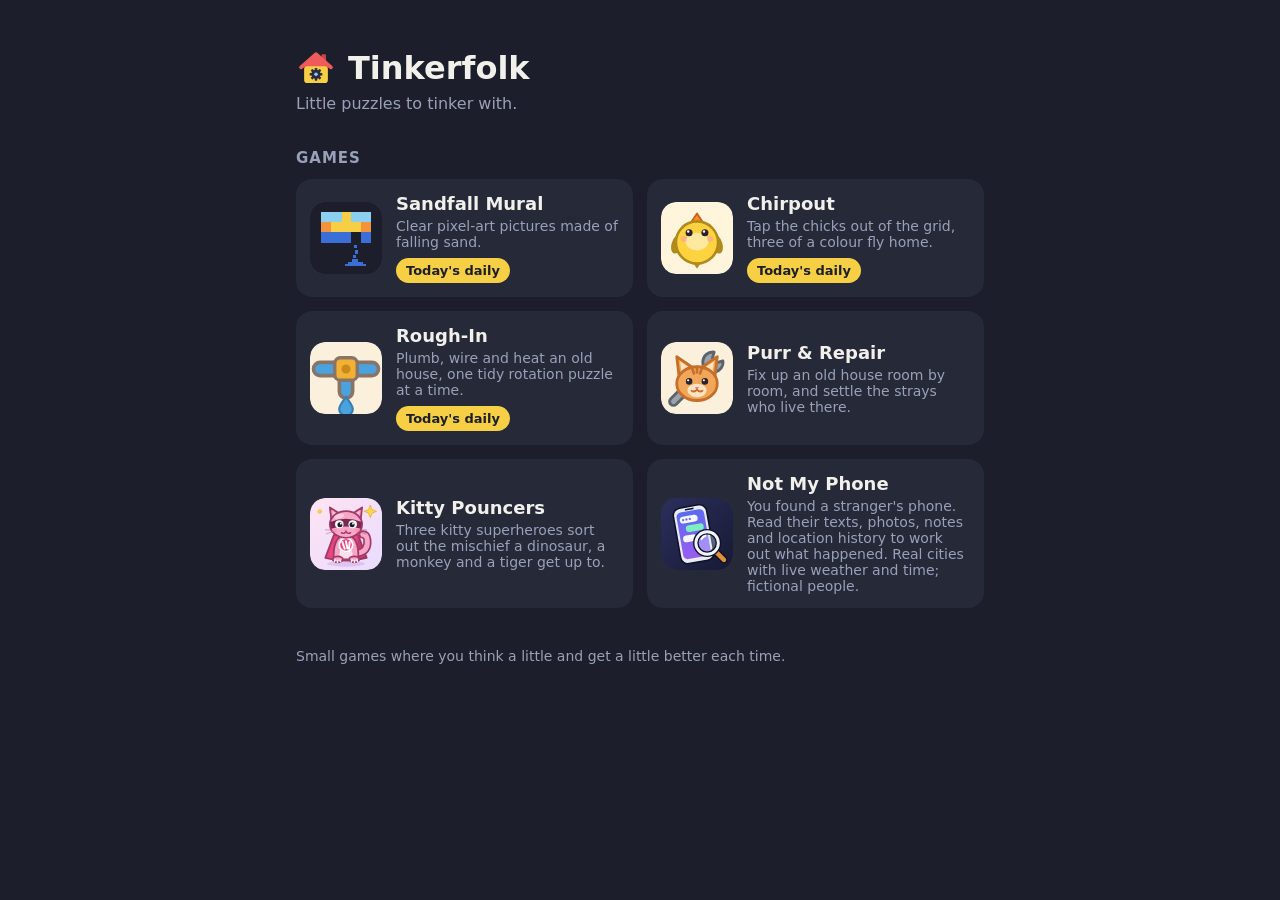
<file: index.html>
<!doctype html>
<html lang="en">
  <head>
    <meta charset="UTF-8" />
    <meta name="viewport" content="width=device-width, initial-scale=1, viewport-fit=cover" />
    <meta name="theme-color" content="#1c1e2b" />
    <meta name="description" content="Small puzzle games you can play in your browser, with a new daily puzzle every day." />
    <link rel="icon" href="./favicon.svg" type="image/svg+xml" />
    <title>Games</title>
    <script type="module" crossorigin src="./assets/index--6oejZJM.js"></script>
    <link rel="stylesheet" crossorigin href="./assets/index-XMvZbR4a.css">
    <link rel="manifest" href="./manifest.webmanifest" />
    <link rel="apple-touch-icon" href="./apple-touch-icon.png" />
    <meta name="apple-mobile-web-app-title" content="Tinkerfolk" />
    <meta name="apple-mobile-web-app-capable" content="yes" />
    <meta name="mobile-web-app-capable" content="yes" />
  </head>
  <body>
    <main id="app">
      <header class="masthead">
        <h1 id="brand-name"></h1>
        <p id="brand-tagline" class="tagline"></p>
      </header>
      <section aria-labelledby="games-heading">
        <h2 id="games-heading">Games</h2>
        <div id="games" class="cards"></div>
      </section>
      <section id="apps-section" aria-labelledby="apps-heading" hidden>
        <h2 id="apps-heading">Apps</h2>
        <div id="apps" class="cards"></div>
      </section>
      <footer>
        <p id="brand-about"></p>
      </footer>
    </main>
  </body>
</html>
</file>
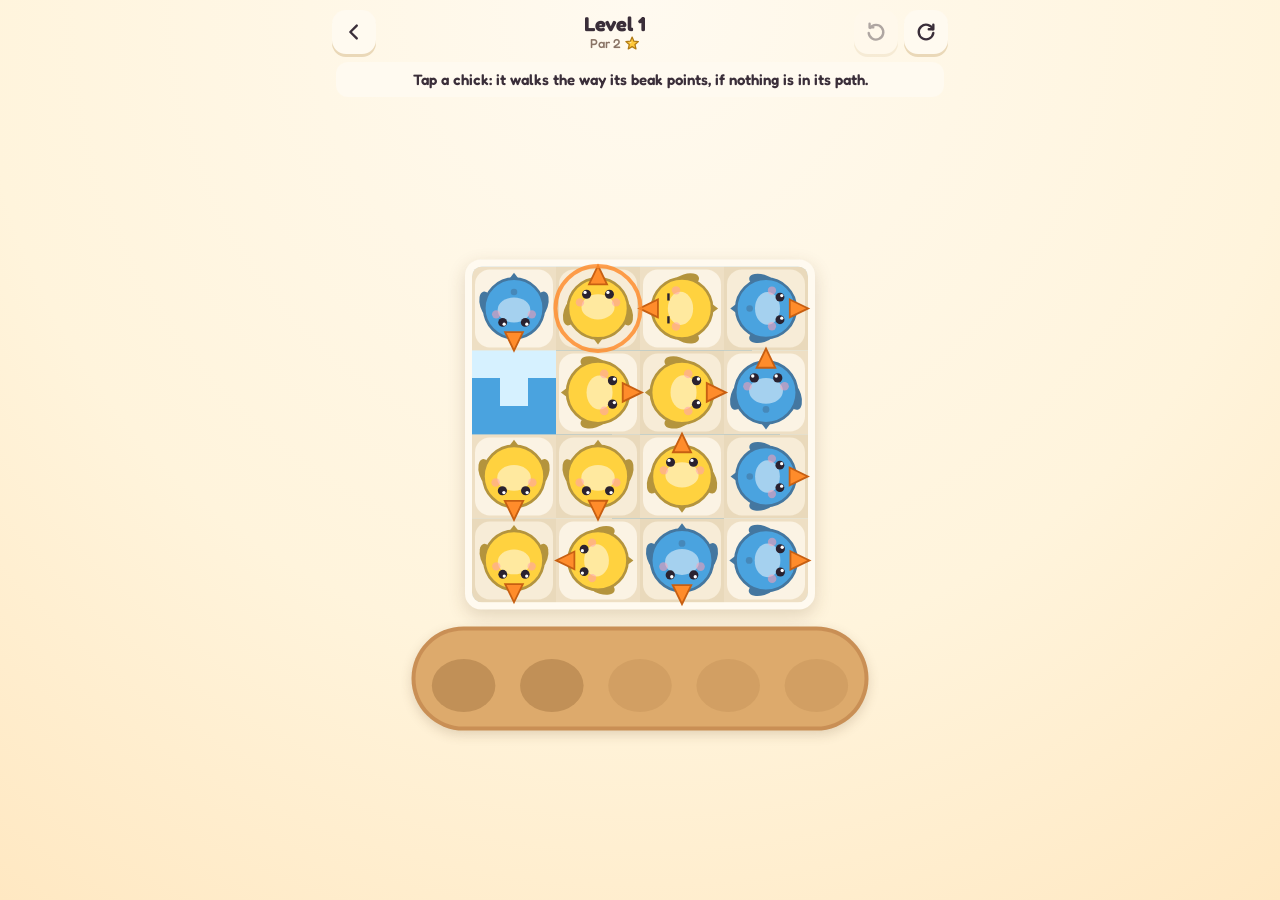
<file: chirpout/index.html>
<!doctype html>
<html lang="en">
  <head>
    <meta charset="utf-8" />
    <meta name="viewport" content="width=device-width, initial-scale=1, maximum-scale=1, user-scalable=no, viewport-fit=cover" />
    <meta name="theme-color" content="#fff4dc" />
    <meta name="description" content="Tap the chicks out of the grid. Three of a colour fly home together. A new puzzle every day." />
    <title>Chirpout: a daily chick puzzle</title>
    <link rel="icon" href="./icon.svg" type="image/svg+xml" />
    <script type="module" crossorigin src="./assets/index-Ch3zHy5V.js"></script>
    <link rel="stylesheet" crossorigin href="./assets/index-CYpJweS8.css">
    <link rel="manifest" href="./manifest.webmanifest" />
    <link rel="apple-touch-icon" href="./apple-touch-icon.png" />
    <meta name="apple-mobile-web-app-title" content="Chirpout" />
    <meta name="apple-mobile-web-app-capable" content="yes" />
    <meta name="mobile-web-app-capable" content="yes" />
    <script>if ('serviceWorker' in navigator) addEventListener('load', () => navigator.serviceWorker.register('./sw.js'));</script>
  </head>
  <body>
    <div id="app">
      <header id="bar" hidden>
        <button id="btn-home" class="icon" aria-label="Menu">
          <svg viewBox="0 0 24 24"><path d="M15 5l-7 7 7 7" /></svg>
        </button>
        <div id="title"><span id="mode-label"></span><span id="sub-label"></span></div>
        <button id="btn-undo" class="icon" aria-label="Undo (Z)">
          <svg viewBox="0 0 24 24"><path d="M9 7H5V3" /><path d="M5.5 7.5A8 8 0 1 1 4 13" /></svg>
        </button>
        <button id="btn-restart" class="icon" aria-label="Restart (R)">
          <svg viewBox="0 0 24 24"><path d="M20 4v5h-5" /><path d="M19.5 9A8 8 0 1 0 20 13" /></svg>
        </button>
      </header>
      <p id="hint" hidden></p>
      <main id="stage"><canvas id="board"></canvas></main>

      <section id="home" hidden>
        <canvas id="logo" width="120" height="120"></canvas>
        <h1>Chirpout</h1>
        <p class="tag">Tap the chicks out. Three of a colour fly home.</p>
        <button id="btn-daily" class="big primary">
          <span class="t">Daily <b id="daily-num"></b></span><span class="s" id="daily-sub"></span>
        </button>
        <button id="btn-share-home" class="link" hidden>Share today's result</button>
        <button id="btn-journey" class="big"><span class="t">Journey</span><span class="s" id="journey-sub"></span></button>
        <div class="toggles">
          <label class="toggle"><span data-icon="leaf"></span>Calm<input type="checkbox" id="opt-calm" /><span class="switch"></span></label>
          <label class="toggle"><span data-icon="sound"></span>Sound<input type="checkbox" id="opt-sound" /><span class="switch"></span></label>
        </div>
        <p id="streak"></p>
        <p id="studio"></p>
      </section>

      <section id="panel" hidden>
        <div class="card">
          <h2 id="panel-title"></h2>
          <div id="panel-body"></div>
          <div id="panel-buttons"></div>
        </div>
      </section>
      <div id="toast" hidden></div>
    </div>
  </body>
</html>
</file>
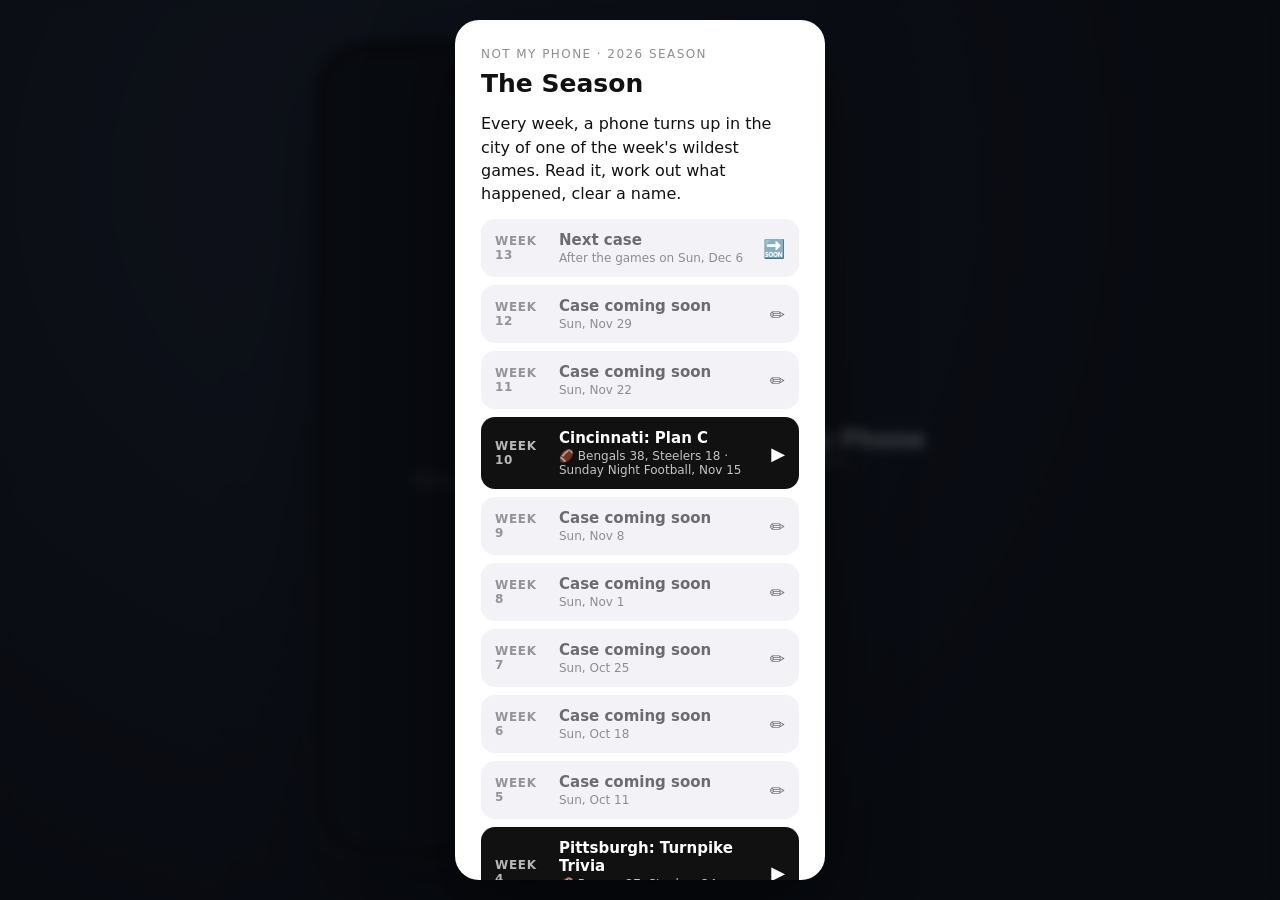
<file: not-my-phone/index.html>
<!doctype html>
<html lang="en">
<head>
  <meta charset="utf-8">
  <meta name="viewport" content="width=device-width, initial-scale=1, viewport-fit=cover">
  <meta name="theme-color" content="#0d0f14">
  <title>Not My Phone</title>
  <link rel="stylesheet" href="css/phone.css">
  <link rel="manifest" href="./manifest.webmanifest" />
    <link rel="apple-touch-icon" href="./apple-touch-icon.png" />
    <meta name="apple-mobile-web-app-title" content="Not My Phone" />
    <meta name="apple-mobile-web-app-capable" content="yes" />
    <meta name="mobile-web-app-capable" content="yes" />
    <script>if ('serviceWorker' in navigator) addEventListener('load', () => navigator.serviceWorker.register('./sw.js'));</script>
  </head>
<body>
  <main class="stage">
    <div class="phone">
      <div class="island" aria-hidden="true"></div>
      <div class="screen" id="screen"><p class="loading">Picking up the phone…</p></div>
      <div class="banner" id="banner"></div>
      <div id="sheet"></div>
    </div>
    <aside class="meta" id="meta"></aside>
  </main>
  <div class="overlay" id="overlay"></div>

  <script src="js/engine.js"></script>
  <script src="js/scenes.js"></script>
  <script src="js/apps.js"></script>
  <script src="js/data/cities/pittsburgh.js"></script>
  <script src="js/data/cities/cincinnati.js"></script>
  <script src="js/data/cities/detroit.js"></script>
  <script src="js/data/cases/turnpike-trivia.js"></script>
  <script src="js/data/cases/plan-c.js"></script>
  <script src="js/data/cases/overtime-dog.js"></script>
  <script src="js/data/season.js"></script>
  <script src="js/main.js"></script>
</body>
</html>
</file>
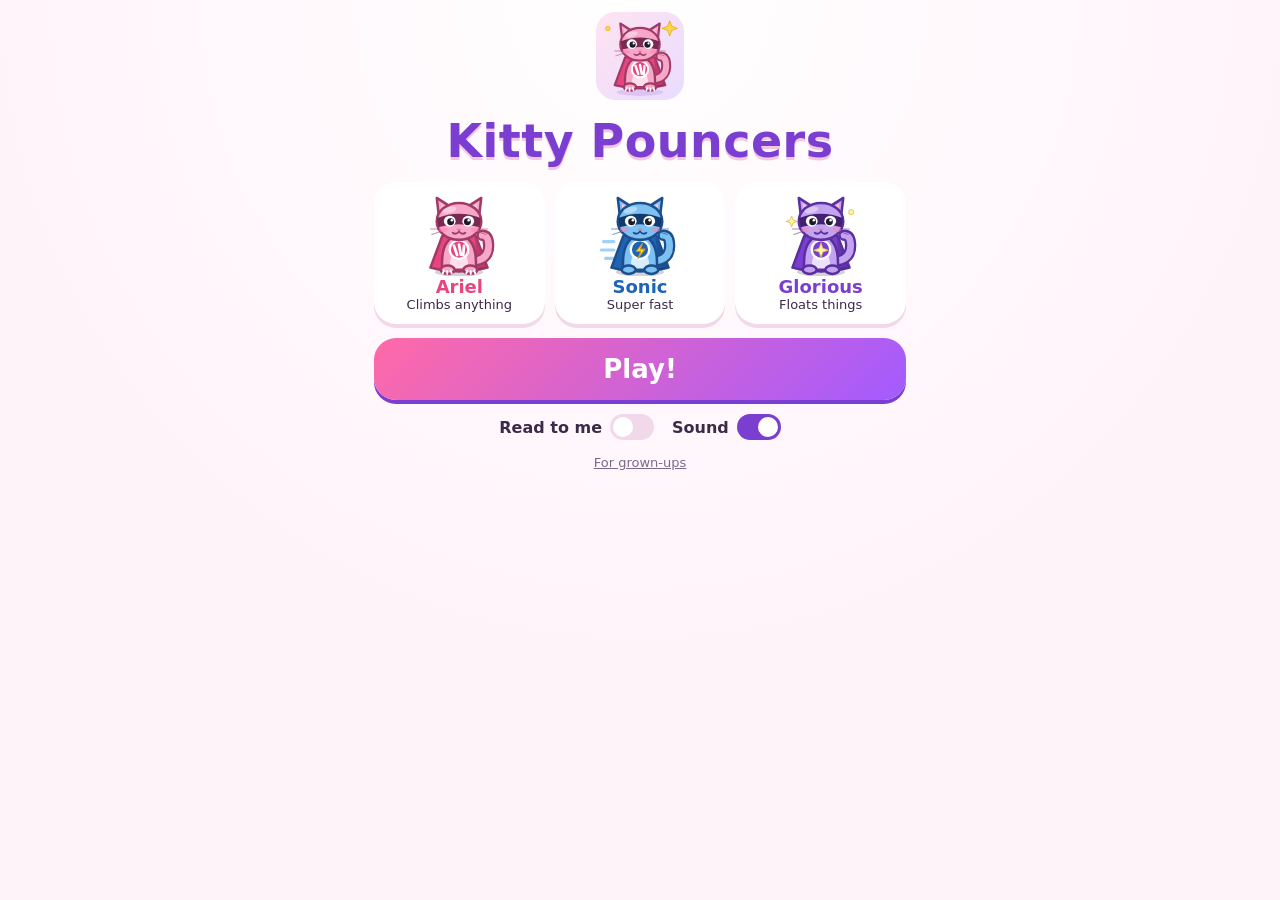
<file: pouncers/index.html>
<!doctype html>
<html lang="en">
  <head>
    <meta charset="UTF-8" />
    <meta name="viewport" content="width=device-width, initial-scale=1, maximum-scale=1, user-scalable=no, viewport-fit=cover" />
    <meta name="theme-color" content="#fff3fa" />
    <meta name="description" content="Three kitty superheroes sort out the trouble a dinosaur, a monkey and a tiger have been up to." />
    <link rel="icon" href="./logo.svg" type="image/svg+xml" />
    <title>Kitty Pouncers</title>
    <script type="module" crossorigin src="./assets/index-DW0svYDa.js"></script>
    <link rel="stylesheet" crossorigin href="./assets/index-BBWQAxRG.css">
    <link rel="manifest" href="./manifest.webmanifest" />
    <link rel="apple-touch-icon" href="./apple-touch-icon.png" />
    <meta name="apple-mobile-web-app-title" content="Kitty Pouncers" />
    <meta name="apple-mobile-web-app-capable" content="yes" />
    <meta name="mobile-web-app-capable" content="yes" />
    <script>if ('serviceWorker' in navigator) addEventListener('load', () => navigator.serviceWorker.register('./sw.js'));</script>
  </head>
  <body>
    <div id="app">
      <section id="home" hidden>
        <img class="logo" src="./logo.svg" alt="" width="88" height="88" />
        <h1>Kitty Pouncers</h1>
        <div id="team"></div>
        <button id="btn-play" class="big primary">Play!</button>
        <div class="toggles">
          <label class="toggle">Read to me <input type="checkbox" id="opt-voice" /><span class="switch"></span></label>
          <label class="toggle">Sound <input type="checkbox" id="opt-sound" /><span class="switch"></span></label>
        </div>
        <button id="btn-grownups" class="link">For grown-ups</button>
      </section>

      <section id="map" hidden>
        <header class="bar">
          <button id="btn-map-home" class="icon" aria-label="Back">
            <svg viewBox="0 0 24 24" aria-hidden="true"><path d="M15 5 L8 12 L15 19" fill="none" stroke="currentColor" stroke-width="3" stroke-linecap="round" stroke-linejoin="round"/></svg>
          </button>
          <h2>Kitty Town</h2>
          <span class="spacer"></span>
        </header>
        <div id="world"></div>
      </section>

      <section id="levels" hidden>
        <header class="bar">
          <button id="btn-levels-map" class="icon" aria-label="Back to the map">
            <svg viewBox="0 0 24 24" aria-hidden="true"><path d="M15 5 L8 12 L15 19" fill="none" stroke="currentColor" stroke-width="3" stroke-linecap="round" stroke-linejoin="round"/></svg>
          </button>
          <h2 id="area-title"></h2>
          <span class="spacer"></span>
        </header>
        <div id="trail"></div>
      </section>

      <section id="play" hidden>
        <header class="bar">
          <button id="btn-back" class="icon" aria-label="Back to the missions">
            <svg viewBox="0 0 24 24" aria-hidden="true"><path d="M15 5 L8 12 L15 19" fill="none" stroke="currentColor" stroke-width="3" stroke-linecap="round" stroke-linejoin="round"/></svg>
          </button>
          <h2 id="level-title"></h2>
          <button id="btn-undo" class="icon" aria-label="Undo">
            <svg viewBox="0 0 24 24" aria-hidden="true"><path d="M9 14 L4 9 L9 4 M4 9 H14 A6 6 0 0 1 14 21 H9" fill="none" stroke="currentColor" stroke-width="2.6" stroke-linecap="round" stroke-linejoin="round"/></svg>
          </button>
          <button id="btn-restart" class="icon" aria-label="Start again">
            <svg viewBox="0 0 24 24" aria-hidden="true"><path d="M20 12 A8 8 0 1 1 17.7 6.3 M20 4 V8 H16" fill="none" stroke="currentColor" stroke-width="2.6" stroke-linecap="round" stroke-linejoin="round"/></svg>
          </button>
        </header>
        <div id="story">
          <p id="story-text" aria-live="polite"></p>
          <button id="btn-hint" class="icon hint" aria-label="Hint">💡</button>
          <button id="btn-read" class="icon read" aria-label="Read it to me">
            <svg viewBox="0 0 24 24" aria-hidden="true"><path d="M4 9 H8 L13 5 V19 L8 15 H4 Z" fill="currentColor"/><path d="M16 9 Q18 12 16 15 M18.5 7 Q22 12 18.5 17" fill="none" stroke="currentColor" stroke-width="2" stroke-linecap="round"/></svg>
          </button>
        </div>
        <div id="status">
          <div id="goals" aria-label="Who to catch"></div>
          <div id="paws" aria-label="Paws left"></div>
        </div>
        <div id="board-wrap"><div id="board"></div></div>
        <div id="hero-bar"></div>
      </section>

      <div id="coach-hand" hidden aria-hidden="true">👆</div>

      <section id="panel" hidden>
        <div class="card">
          <h2 id="panel-title"></h2>
          <div id="panel-body"></div>
          <div id="panel-buttons"></div>
        </div>
      </section>

      <section id="gate" hidden>
        <div class="card">
          <h2>For grown-ups</h2>
          <p id="gate-question"></p>
          <div id="gate-answers"></div>
          <div id="gate-open" hidden></div>
          <button id="btn-gate-close" class="big">Back to the game</button>
        </div>
      </section>
    </div>
  </body>
</html>
</file>
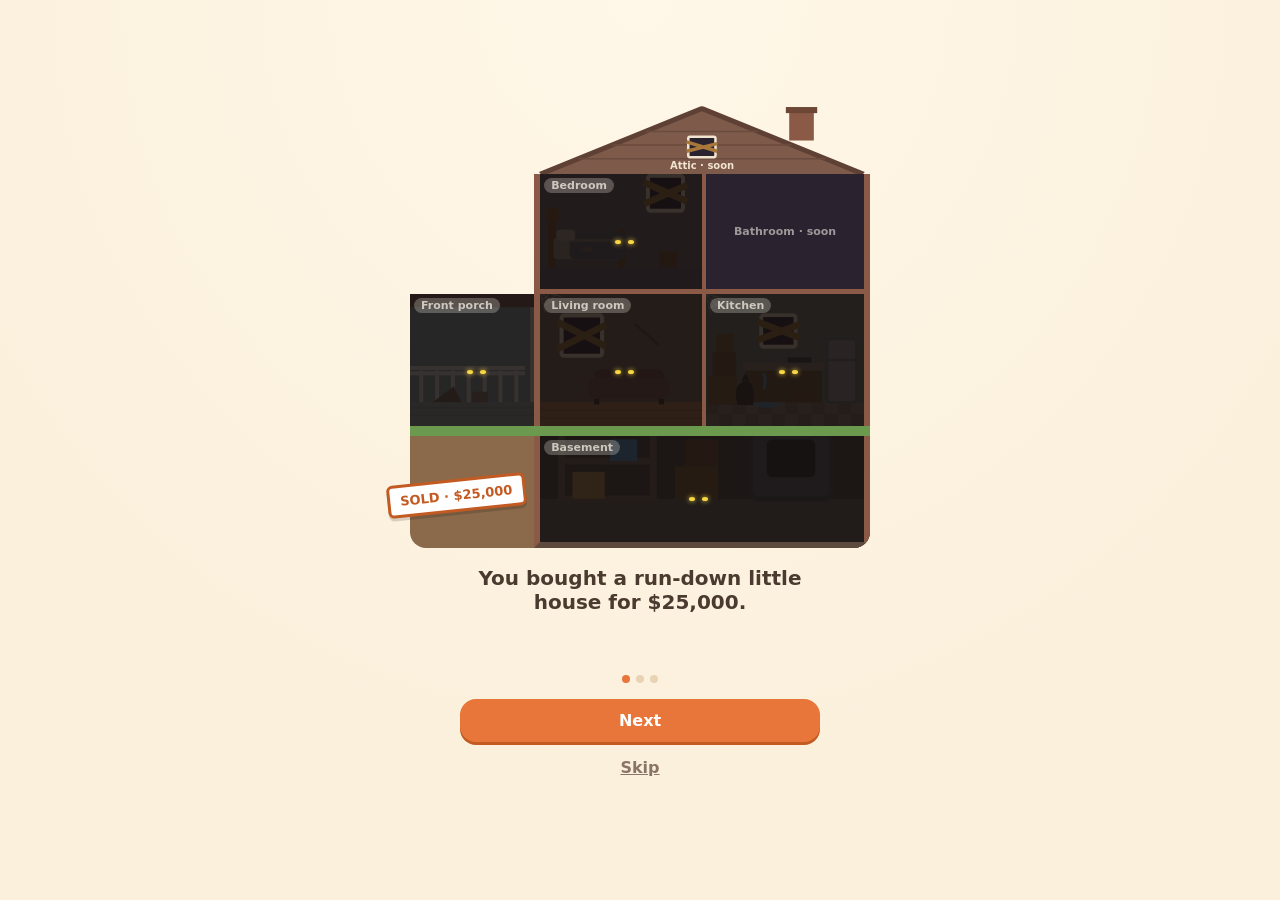
<file: purr/index.html>
<!doctype html>
<html lang="en">
  <head>
    <meta charset="UTF-8" />
    <meta name="viewport" content="width=device-width, initial-scale=1, maximum-scale=1, user-scalable=no, viewport-fit=cover" />
    <meta name="theme-color" content="#fbf0dc" />
    <meta name="description" content="Fix up an old house room by room, and settle the strays who live there." />
    <link rel="icon" href="./logo.svg" type="image/svg+xml" />
    <title>Purr &amp; Repair</title>
    <script type="module" crossorigin src="./assets/index-DV9aMwNi.js"></script>
    <link rel="stylesheet" crossorigin href="./assets/index-C5ndzTNl.css">
    <link rel="manifest" href="./manifest.webmanifest" />
    <link rel="apple-touch-icon" href="./apple-touch-icon.png" />
    <meta name="apple-mobile-web-app-title" content="Purr &amp; Repair" />
    <meta name="apple-mobile-web-app-capable" content="yes" />
    <meta name="mobile-web-app-capable" content="yes" />
    <script>if ('serviceWorker' in navigator) addEventListener('load', () => navigator.serviceWorker.register('./sw.js'));</script>
  </head>
  <body>
    <div id="app">
      <section id="story" hidden>
        <div id="story-art"></div>
        <p id="story-text" aria-live="polite"></p>
        <div id="story-dots" aria-hidden="true"></div>
        <button id="btn-story-next" class="big primary">Next</button>
        <button id="btn-story-skip" class="link">Skip</button>
      </section>

      <section id="home" hidden>
        <header class="home-head">
          <img class="logo" src="./logo.svg" alt="" width="56" height="56" />
          <div>
            <h1>Purr &amp; Repair</h1>
            <p class="tag">Fix up the old house. The strays will make themselves at home.</p>
          </div>
        </header>
        <div id="house"></div>
        <p id="home-note"></p>
        <button id="btn-next" class="big primary"></button>
        <div class="home-foot">
          <label class="toggle">Sound <input type="checkbox" id="opt-sound" /><span class="switch"></span></label>
          <button id="btn-story" class="link">How it started</button>
          <p id="studio"></p>
        </div>
      </section>

      <section id="play" hidden>
        <header id="bar">
          <button id="btn-home" class="icon" aria-label="Back to the house">
            <svg viewBox="0 0 24 24" aria-hidden="true"><path d="M3 11 L12 3 L21 11 M6 9 V20 H18 V9" fill="none" stroke="currentColor" stroke-width="2.4" stroke-linecap="round" stroke-linejoin="round"/></svg>
          </button>
          <div class="titles">
            <div id="room-title"></div>
            <div id="room-sub"></div>
          </div>
          <button id="btn-undo" class="icon" aria-label="Undo a move">
            <svg viewBox="0 0 24 24" aria-hidden="true"><path d="M9 14 L4 9 L9 4 M4 9 H14 A6 6 0 0 1 14 21 H9" fill="none" stroke="currentColor" stroke-width="2.4" stroke-linecap="round" stroke-linejoin="round"/></svg>
          </button>
          <button id="btn-restart" class="icon" aria-label="Start the room over">
            <svg viewBox="0 0 24 24" aria-hidden="true"><path d="M20 12 A8 8 0 1 1 17.7 6.3 M20 4 V8 H16" fill="none" stroke="currentColor" stroke-width="2.4" stroke-linecap="round" stroke-linejoin="round"/></svg>
          </button>
        </header>
        <div id="hud"><span id="hud-moves"></span><span id="hud-tools"></span><span id="hud-par"></span></div>
        <div id="goals"></div>
        <div id="board" role="application" aria-label="The room. Swipe, tap or use the arrow keys to move."></div>
        <p id="hint" aria-live="polite"></p>
      </section>

      <section id="job" hidden>
        <div class="job-card">
          <header class="job-head">
            <div>
              <h2 id="job-title"></h2>
              <p id="job-goal"></p>
            </div>
            <button id="btn-job-close" class="icon" aria-label="Leave it for now">
              <svg viewBox="0 0 24 24" aria-hidden="true"><path d="M6 6 L18 18 M18 6 L6 18" fill="none" stroke="currentColor" stroke-width="2.6" stroke-linecap="round"/></svg>
            </button>
          </header>
          <div id="job-hud"><span id="job-turns"></span><span id="job-par"></span></div>
          <div id="job-board"></div>
        </div>
      </section>

      <section id="panel" hidden>
        <div class="card">
          <h2 id="panel-title"></h2>
          <div id="panel-body"></div>
          <div id="panel-buttons"></div>
        </div>
      </section>
    </div>
  </body>
</html>
</file>
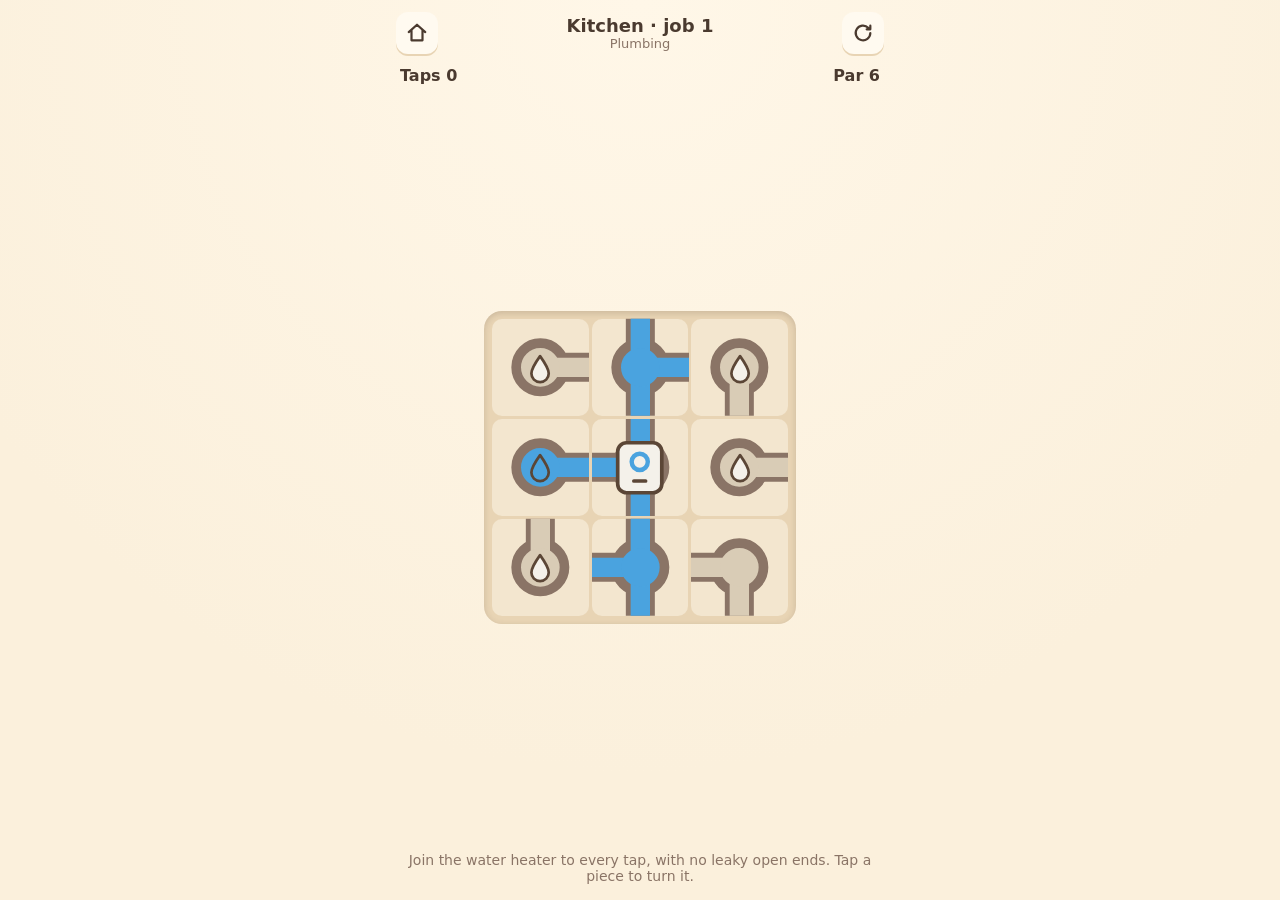
<file: rough-in/index.html>
<!doctype html>
<html lang="en">
  <head>
    <meta charset="UTF-8" />
    <meta name="viewport" content="width=device-width, initial-scale=1, maximum-scale=1, user-scalable=no, viewport-fit=cover" />
    <meta name="theme-color" content="#fbf0dc" />
    <meta name="description" content="Plumb, wire and heat an old house, one tidy rotation puzzle at a time." />
    <link rel="icon" href="./logo.svg" type="image/svg+xml" />
    <title>Rough-In</title>
    <script type="module" crossorigin src="./assets/index-DsbbxSJw.js"></script>
    <link rel="stylesheet" crossorigin href="./assets/index-iGYUukRH.css">
    <link rel="manifest" href="./manifest.webmanifest" />
    <link rel="apple-touch-icon" href="./apple-touch-icon.png" />
    <meta name="apple-mobile-web-app-title" content="Rough-In" />
    <meta name="apple-mobile-web-app-capable" content="yes" />
    <meta name="mobile-web-app-capable" content="yes" />
    <script>if ('serviceWorker' in navigator) addEventListener('load', () => navigator.serviceWorker.register('./sw.js'));</script>
  </head>
  <body>
    <div id="app">
      <section id="home" hidden>
        <img class="logo" src="./logo.svg" alt="" width="96" height="96" />
        <h1>Rough-In</h1>
        <p class="tag">Plumb, wire and heat the old house, one tidy job at a time.</p>
        <button id="btn-daily" class="big primary">
          <span class="t">Daily repair <b id="daily-num"></b></span>
          <span class="s" id="daily-sub"></span>
        </button>
        <div id="rooms"></div>
        <div class="home-foot">
          <label class="toggle">Sound <input type="checkbox" id="opt-sound" /><span class="switch"></span></label>
          <p id="studio"></p>
        </div>
      </section>

      <section id="play" hidden>
        <header id="bar">
          <button id="btn-home" class="icon" aria-label="Back to the house">
            <svg viewBox="0 0 24 24" aria-hidden="true"><path d="M3 11 L12 3 L21 11 M6 9 V20 H18 V9" fill="none" stroke="currentColor" stroke-width="2.4" stroke-linecap="round" stroke-linejoin="round"/></svg>
          </button>
          <div class="titles">
            <div id="job-title"></div>
            <div id="job-sub"></div>
          </div>
          <button id="btn-restart" class="icon" aria-label="Start this job over">
            <svg viewBox="0 0 24 24" aria-hidden="true"><path d="M20 12 A8 8 0 1 1 17.7 6.3 M20 4 V8 H16" fill="none" stroke="currentColor" stroke-width="2.4" stroke-linecap="round" stroke-linejoin="round"/></svg>
          </button>
        </header>
        <div id="hud"><span id="hud-taps"></span><span id="hud-goal"></span></div>
        <div id="board-wrap"><div id="board"></div></div>
        <p id="hint"></p>
      </section>

      <section id="panel" hidden>
        <div class="card">
          <h2 id="panel-title"></h2>
          <div id="panel-body"></div>
          <div id="panel-buttons"></div>
        </div>
      </section>
      <div id="toast" hidden></div>
    </div>
  </body>
</html>
</file>
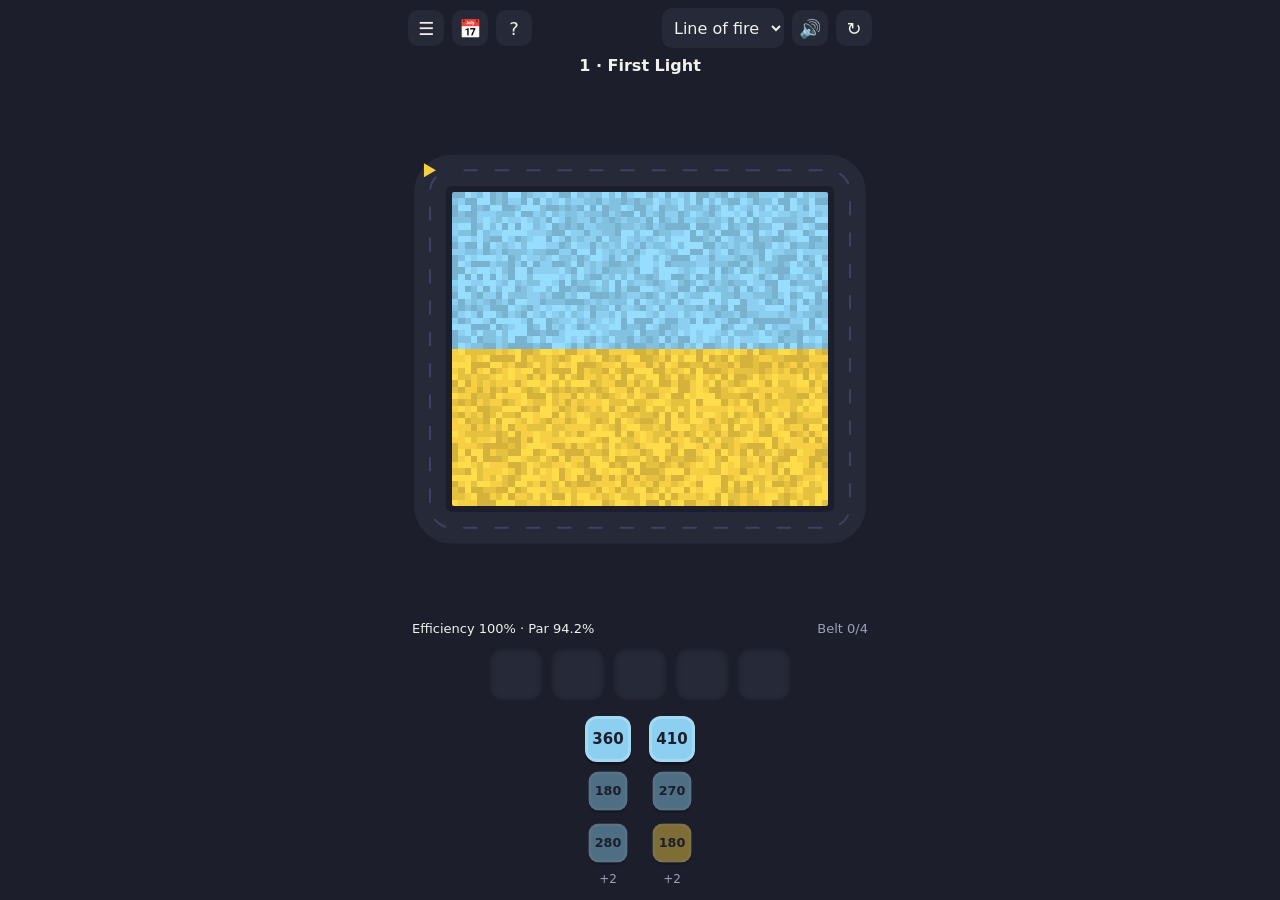
<file: sandfall/index.html>
<!doctype html>
<html lang="en">
  <head>
    <meta charset="UTF-8" />
    <meta name="viewport" content="width=device-width, initial-scale=1, maximum-scale=1, user-scalable=no, viewport-fit=cover" />
    <meta name="theme-color" content="#1c1e2b" />
    <link rel="icon" href="./logo.svg" type="image/svg+xml" />
    <title>Sandfall Mural (prototype)</title>
    <script type="module" crossorigin src="./assets/index-C9vA_wOa.js"></script>
    <link rel="stylesheet" crossorigin href="./assets/index-vpSt3kDS.css">
    <link rel="manifest" href="./manifest.webmanifest" />
    <link rel="apple-touch-icon" href="./apple-touch-icon.png" />
    <meta name="apple-mobile-web-app-title" content="Sandfall Mural" />
    <meta name="apple-mobile-web-app-capable" content="yes" />
    <meta name="mobile-web-app-capable" content="yes" />
    <script>if ('serviceWorker' in navigator) addEventListener('load', () => navigator.serviceWorker.register('./sw.js'));</script>
  </head>
  <body>
    <div id="app">
      <header id="topbar">
        <button id="btn-levels" class="icon" aria-label="Levels and playtest log">☰</button>
        <button id="btn-daily" class="icon" aria-label="Today's Daily Mural">📅</button>
        <button id="btn-help" class="icon" aria-label="How to play">?</button>
        <div id="level-title"></div>
        <select id="rule-select" aria-label="Reach rule"></select>
        <button id="btn-sound" class="icon" aria-label="Sound on">🔊</button>
        <button id="btn-restart" class="icon" aria-label="Restart level">↻</button>
      </header>
      <main id="stage">
        <canvas id="board"></canvas>
        <canvas id="overlay"></canvas>
      </main>
      <div id="hud"><span id="hud-score"></span><span id="belt-count"></span></div>
      <section id="slots" aria-label="Holding slots"></section>
      <section id="lanes" aria-label="Waiting collectors"></section>
      <div id="modal" hidden><div id="modal-card"></div></div>
    </div>
  </body>
</html>
</file>
<file: assets/index-XMvZbR4a.css>
:root{--bg:#1c1e2b;--panel:#262938;--panel-2:#30344a;--text:#f1f0ea;--muted:#9aa0b8;--accent:#f6cf45;--lightningcss-light: ;--lightningcss-dark:initial;color-scheme:dark}*{box-sizing:border-box}html,body{background:var(--bg);color:var(--text);margin:0;font-family:system-ui,-apple-system,Segoe UI,Roboto,sans-serif}#app{max-width:720px;padding:max(24px, env(safe-area-inset-top)) 16px max(24px, env(safe-area-inset-bottom));margin:0 auto}.masthead{padding:24px 0 8px}h1{align-items:center;gap:12px;margin:0;font-size:32px;display:flex}.studio-mark{flex:none}.tagline{color:var(--muted);margin:6px 0 0}h2{text-transform:uppercase;letter-spacing:1px;color:var(--muted);margin:28px 0 12px;font-size:15px}.cards{grid-template-columns:repeat(auto-fill,minmax(280px,1fr));gap:14px;display:grid}.card{background:var(--panel);border-radius:16px;align-items:center;gap:14px;padding:14px;transition:transform .15s,background .15s;display:flex;position:relative}.card:hover,.card:focus-within{background:var(--panel-2);transform:translateY(-2px)}.art{border-radius:14px;flex:none;grid-template-columns:repeat(2,1fr);width:72px;height:72px;display:grid;overflow:hidden}.art span{animation:.5s ease-out both settle}.art.logo{display:block}.art.logo img{border-radius:14px;width:100%;height:100%;display:block;box-shadow:0 0 0 1px #ffffff1a}.art.app{background:var(--panel-2);place-items:center;font-size:32px;font-weight:800;display:grid}@keyframes settle{0%{opacity:0;transform:translateY(-100%)}}.body h3{margin:0 0 4px;font-size:18px}.main{color:inherit;text-decoration:none}.main:after{content:"";border-radius:16px;position:absolute;inset:0}.main:focus-visible{outline:none}.main:focus-visible:after{outline:2px solid var(--accent)}.body p{color:var(--muted);margin:0;font-size:14px}.daily{z-index:1;background:var(--accent);color:var(--bg);border-radius:999px;margin-top:8px;padding:5px 10px;font-size:13px;font-weight:700;text-decoration:none;display:inline-block;position:relative}footer{color:var(--muted);margin-top:40px;font-size:14px}@media (prefers-reduced-motion:reduce){.art span{animation:none}.card{transition:none}}
</file>
<file: chirpout/assets/index-CYpJweS8.css>
@font-face{font-family:Fredoka;src:url(./fredoka-latin-DM6njrJ3.woff2)format("woff2");font-weight:400 700;font-display:block}:root{--ink:#3a2e39;--soft:#8a7466;--cream:#fff4dc;--accent:#ff8c2b;--accent-dark:#d8691a;color:var(--ink);font-family:Fredoka,ui-rounded,Segoe UI,system-ui,sans-serif;font-weight:500}*{box-sizing:border-box}html,body{background:radial-gradient(circle at 50% 0%, #fffaf0, var(--cream) 60%, #ffe8c2);-webkit-tap-highlight-color:transparent;-webkit-user-select:none;user-select:none;height:100%;margin:0;overflow:hidden}#app{max-width:640px;height:100dvh;padding:env(safe-area-inset-top) 0 env(safe-area-inset-bottom);flex-direction:column;margin:0 auto;display:flex}[hidden]{display:none!important}button{font:inherit;color:inherit;cursor:pointer;background:0 0;border:0}#bar{align-items:center;gap:6px;padding:10px 12px 4px;display:flex}#title{flex-direction:column;flex:1;align-items:center;line-height:1.1;display:flex}#mode-label{font-size:20px;font-weight:700}#sub-label{color:var(--soft);font-size:13px}.icon{background:#fffaf0;border-radius:14px;place-items:center;width:44px;height:44px;display:grid;box-shadow:0 3px #ead8b8}.icon:active{transform:translateY(2px);box-shadow:0 1px #ead8b8}.icon:disabled{opacity:.4;cursor:default}.icon svg{fill:none;width:22px;height:22px;stroke:var(--ink);stroke-width:2.6px;stroke-linecap:round;stroke-linejoin:round}#hint{text-align:center;background:#fffaf0;border-radius:12px;margin:4px 16px 0;padding:8px 12px;font-size:15px;font-weight:600;animation:.3s ease-out pop}#stage{flex:1;min-height:0;position:relative}#board{touch-action:none;position:absolute;inset:0}#home{background:radial-gradient(circle at 50% 30%, #fffaf0, var(--cream) 70%);z-index:5;flex-direction:column;justify-content:center;align-items:center;gap:12px;padding:24px;display:flex;position:fixed;inset:0}#home h1{letter-spacing:-1px;color:var(--accent);text-shadow:0 4px #f6c58f;margin:0;font-size:52px;font-weight:700}.tag{color:var(--soft);text-align:center;margin:0 0 12px}#logo{width:120px;height:120px;animation:2.4s ease-in-out infinite bob}.big{background:#fffaf0;border-radius:20px;flex-direction:column;align-items:center;width:min(320px,100%);padding:14px 20px;display:flex;box-shadow:0 5px #ead8b8}.big:active{transform:translateY(3px);box-shadow:0 2px #ead8b8}.big .t{font-size:22px;font-weight:700}.big .s{color:var(--soft);font-size:14px}.primary{background:var(--accent);color:#fff;box-shadow:0 5px 0 var(--accent-dark)}.primary:active{box-shadow:0 2px 0 var(--accent-dark)}.primary .s{color:#ffe6cf}.link{color:var(--accent-dark);margin-top:-4px;font-weight:700;text-decoration:underline}.toggles{gap:22px;margin-top:8px;font-weight:600;display:flex}.toggle{cursor:pointer;align-items:center;gap:7px;display:flex;position:relative}.toggle input{opacity:0;width:1px;height:1px;position:absolute}.switch{background:#e6d3ae;border-radius:13px;width:42px;height:26px;transition:background .15s;position:relative;box-shadow:inset 0 2px #784b2326}.switch:after{content:"";background:#fffaf0;border-radius:50%;width:20px;height:20px;transition:transform .15s cubic-bezier(.3,1.5,.5,1);position:absolute;top:3px;left:3px;box-shadow:0 2px #784b234d}.toggle input:checked+.switch{background:var(--accent)}.toggle input:checked+.switch:after{transform:translate(16px)}.toggle input:focus-visible+.switch{outline:3px solid var(--accent-dark);outline-offset:2px}.ico{vertical-align:-.25em;flex:none;width:1.25em;height:1.25em}#streak{min-height:1.2em;margin:0;font-weight:700}#panel{z-index:10;background:#3a2e3959;place-items:center;padding:20px;display:grid;position:fixed;inset:0}.card{text-align:center;background:#fffaf0;border-radius:24px;width:min(360px,100%);padding:22px;animation:.35s cubic-bezier(.2,1.4,.4,1) pop;position:relative;box-shadow:0 10px 30px #3a2e3940}.card.has-mascot{padding-top:44px}.mascot{width:84px;height:84px;animation:.9s ease-in-out .3s 2 hop;position:absolute;top:-46px;left:50%;transform:translate(-50%)}.card h2{margin:0 0 8px;font-size:32px;font-weight:700}#panel-body p{margin:6px 0}.stars{justify-content:center;gap:4px;margin:0 0 4px;display:flex}.stars .star{width:46px;height:46px}.stars .star-pop:nth-child(2) .star{width:56px;height:56px;margin-top:-8px}.star-pop{animation:.4s cubic-bezier(.3,1.6,.5,1) both star-in}.thumb{width:120px;height:120px;image-rendering:pixelated;border-radius:12px;margin:6px auto;display:block;box-shadow:0 4px #ead8b8}.stats{justify-content:center;gap:18px;margin:10px 0;display:flex}.stats div{color:var(--soft);flex-direction:column;font-size:13px;display:flex}.stats b{color:var(--ink);font-size:22px}.share-preview{white-space:pre-wrap;text-align:left;-webkit-user-select:text;user-select:text;background:#fff;border-radius:12px;margin:10px 0;padding:10px 12px;font-size:14px}#panel-buttons{flex-direction:column;align-items:center;gap:10px;margin-top:14px;display:flex}#panel-buttons .big{padding:12px 18px}#toast{left:50%;bottom:calc(24px + env(safe-area-inset-bottom));background:var(--ink);color:#fff;z-index:20;border-radius:14px;padding:10px 16px;font-weight:700;animation:.25s ease-out pop;position:fixed;transform:translate(-50%)}@keyframes pop{0%{opacity:0;transform:scale(.85)}}@keyframes bob{50%{transform:translateY(-6px)rotate(-4deg)}}@keyframes hop{30%{transform:translate(-50%,-10px)}55%{transform:translate(-50%)}}@keyframes star-in{0%{opacity:0;transform:scale(0)rotate(-40deg)}}#toast{animation-name:toast-in}@keyframes toast-in{0%{opacity:0;transform:translate(-50%,10px)}}.challenge-result{font-weight:700}.studio-link{color:var(--soft);align-items:center;gap:7px;margin-top:6px;font-weight:700;text-decoration:none;display:inline-flex}.studio-link:hover,.studio-link:focus-visible{color:var(--accent-dark)}#studio{margin:0}.studio-mark{border-radius:3px}
</file>
<file: not-my-phone/css/phone.css>
* { box-sizing: border-box; }
button { font: inherit; cursor: pointer; }
html, body { margin: 0; height: 100%; }
body {
  font-family: -apple-system, BlinkMacSystemFont, "SF Pro Text", "Segoe UI", system-ui, sans-serif;
  background: radial-gradient(circle at 30% 20%, #232838, #0d0f14 70%);
  color: #e8e8ee;
  -webkit-font-smoothing: antialiased;
}

/* --- frame ------------------------------------------------------------------ */

.stage { min-height: 100%; display: flex; align-items: center; justify-content: center; gap: 32px; padding: 24px; }
.phone {
  position: relative; flex: none;
  width: 390px; height: 820px; max-height: calc(100dvh - 48px);
  padding: 12px; border-radius: 56px; background: #050505;
  box-shadow: 0 0 0 2px #2b2f3a, 0 30px 80px rgba(0, 0, 0, 0.6);
}
.island { position: absolute; top: 22px; left: 50%; transform: translateX(-50%); width: 118px; height: 34px; border-radius: 20px; background: #000; z-index: 35; }
.screen { position: relative; width: 100%; height: 100%; overflow: hidden; border-radius: 44px; background: #fff; color: #111; }
.loading { text-align: center; margin-top: 50%; color: #8e8e93; }

.home-bar {
  position: absolute; bottom: 4px; left: 50%; transform: translateX(-50%); z-index: 20;
  width: 170px; height: 22px; border: 0; padding: 0;
  background: linear-gradient(#111, #111) center / 134px 5px no-repeat; border-radius: 3px;
}
.screen[data-dark="1"] .home-bar { background-image: linear-gradient(#fff, #fff); }

.status { position: relative; z-index: 2; display: flex; justify-content: space-between; align-items: center; height: 54px; padding: 14px 30px 0 34px; font-size: 15px; font-weight: 600; }
.status.dark { color: #fff; }
.sb-right { display: flex; align-items: center; gap: 6px; font-size: 12px; }
.signal { letter-spacing: -2px; font-size: 11px; }
.batt { display: inline-block; width: 24px; height: 11px; padding: 1px; border: 1.5px solid currentColor; border-radius: 3.5px; opacity: 0.9; }
.batt span { display: block; height: 100%; background: currentColor; border-radius: 1.5px; }
.batt.low span { background: #ff3b30; }

/* --- lock screen -------------------------------------------------------------- */

.lock, .home { position: absolute; inset: 0; color: #fff; }
.wallpaper { position: absolute; inset: 0; }
.wallpaper svg { width: 100%; height: 100%; display: block; }
.wallpaper::after { content: ""; position: absolute; inset: 0; background: linear-gradient(rgba(0, 0, 0, 0.35), rgba(0, 0, 0, 0.1) 40%, rgba(0, 0, 0, 0.5)); }
.wallpaper.dim::after { background: rgba(0, 0, 0, 0.45); }
.wallpaper.blurred svg { filter: blur(16px); transform: scale(1.15); }
.wallpaper.blurred::after { background: rgba(0, 0, 0, 0.45); }
.lock > *:not(.wallpaper), .home > *:not(.wallpaper) { position: relative; }

.clock-big { text-align: center; font-size: 86px; font-weight: 600; letter-spacing: -2px; line-height: 1; margin-top: 18px; }
.lock-date { text-align: center; font-size: 18px; font-weight: 500; margin-top: 6px; }
.notifs { display: flex; flex-direction: column; gap: 8px; margin: 26px 12px 0; }
.notif { display: flex; gap: 10px; padding: 10px 12px; border-radius: 20px; background: rgba(245, 245, 245, 0.25); backdrop-filter: blur(20px); -webkit-backdrop-filter: blur(20px); animation: drop 0.35s ease-out; }
.n-icon { flex: none; width: 36px; height: 36px; border-radius: 9px; background: #34c759; display: grid; place-items: center; font-size: 19px; }
.n-body { flex: 1; min-width: 0; display: flex; flex-direction: column; }
.n-head { display: flex; justify-content: space-between; gap: 8px; font-size: 14px; }
.n-head span { opacity: 0.75; font-size: 12px; flex: none; }
.n-text { font-size: 14px; display: -webkit-box; -webkit-line-clamp: 2; -webkit-box-orient: vertical; overflow: hidden; }
.unlock-btn {
  position: absolute !important; bottom: 44px; left: 50%; transform: translateX(-50%);
  border: 0; border-radius: 999px; padding: 11px 24px; color: #fff; font-size: 15px;
  background: rgba(255, 255, 255, 0.22); backdrop-filter: blur(12px); -webkit-backdrop-filter: blur(12px);
}

.kp-title { text-align: center; font-size: 20px; margin-top: 56px; }
.dots { display: flex; justify-content: center; gap: 20px; margin: 18px 0 14px; }
.dots span { width: 13px; height: 13px; border-radius: 50%; border: 1.5px solid #fff; }
.dots span.on { background: #fff; }
.dots.shake { animation: shake 0.4s; }
.kp-hint { text-align: center; font-size: 13px; opacity: 0.9; margin: 0 36px 26px; line-height: 1.35; }
.keys { display: grid; grid-template-columns: repeat(3, 78px); gap: 16px 26px; justify-content: center; }
.key { width: 78px; height: 78px; border-radius: 50%; border: 0; color: #fff; font-size: 32px; background: rgba(255, 255, 255, 0.2); backdrop-filter: blur(10px); -webkit-backdrop-filter: blur(10px); }
.key:active { background: rgba(255, 255, 255, 0.45); }
.key.fn { background: transparent; font-size: 24px; }
.kp-cancel { position: absolute !important; bottom: 40px; right: 44px; border: 0; background: none; color: #fff; font-size: 16px; }

/* --- home screen ---------------------------------------------------------------- */

.widget {
  display: flex; flex-direction: column; align-items: flex-start; gap: 2px;
  width: calc(100% - 44px); margin: 18px 22px 0; padding: 14px 18px; border: 0; border-radius: 22px; color: #fff; text-align: left;
  background: linear-gradient(160deg, rgba(74, 144, 226, 0.75), rgba(40, 70, 140, 0.75)); backdrop-filter: blur(16px); -webkit-backdrop-filter: blur(16px);
}
.w-city { font-size: 15px; font-weight: 600; }
.w-temp { font-size: 42px; font-weight: 300; line-height: 1.05; }
.w-desc { font-size: 13px; opacity: 0.9; }
.grid { display: grid; grid-template-columns: repeat(4, 1fr); gap: 22px 8px; padding: 26px 16px; }
.app { display: flex; flex-direction: column; align-items: center; gap: 6px; border: 0; background: none; color: #fff; font-size: 12px; }
.icon { position: relative; width: 60px; height: 60px; border-radius: 15px; display: grid; place-items: center; font-size: 30px; box-shadow: 0 4px 12px rgba(0, 0, 0, 0.3); }
.badge { position: absolute; top: -6px; right: -8px; min-width: 22px; height: 22px; padding: 0 6px; border-radius: 11px; background: #ff3b30; color: #fff; font-size: 13px; font-style: normal; font-weight: 600; display: grid; place-items: center; }

/* --- app chrome ----------------------------------------------------------------------- */

.app-screen { position: absolute; inset: 0; display: flex; flex-direction: column; background: #fff; }
.nav { display: grid; grid-template-columns: 1fr auto 1fr; align-items: center; padding: 0 8px 8px; border-bottom: 1px solid #e5e5ea; }
.nav h1 { margin: 0; font-size: 17px; font-weight: 600; text-align: center; max-width: 200px; }
.back { justify-self: start; border: 0; background: none; color: #0a84ff; font-size: 17px; padding: 6px; white-space: nowrap; }
.content { flex: 1; overflow-y: auto; -webkit-overflow-scrolling: touch; padding-bottom: 28px; }
.avatar { flex: none; width: 44px; height: 44px; border-radius: 50%; display: grid; place-items: center; font-size: 22px; background: #e5e5ea; }
.avatar.sm { width: 28px; height: 28px; font-size: 15px; }
.avatar.group { background: #e5e5ea; font-size: 13px; letter-spacing: -3px; }

/* --- messages ------------------------------------------------------------------------ */

.threads, .notes, .list { list-style: none; margin: 0; padding: 0; }
.thread-row, .row, .note-row { width: 100%; display: flex; align-items: center; gap: 10px; padding: 10px 14px 10px 8px; border: 0; border-bottom: 1px solid #efeff4; background: none; text-align: left; color: inherit; }
.dot { flex: none; width: 9px; height: 9px; border-radius: 50%; background: #0a84ff; }
.dot.off { background: transparent; }
.tr-main, .row-main { flex: 1; min-width: 0; display: flex; flex-direction: column; gap: 2px; }
.tr-top { display: flex; justify-content: space-between; gap: 8px; }
.tr-when { flex: none; color: #8e8e93; font-size: 13px; }
.tr-text, .row-main span { color: #8e8e93; font-size: 14px; white-space: nowrap; overflow: hidden; text-overflow: ellipsis; }

.th-title { display: inline-flex; flex-direction: column; align-items: center; gap: 2px; font-size: 12px; font-weight: 500; }
.chat { display: flex; flex-direction: column; gap: 3px; padding: 6px 12px 12px; }
.day-sep { text-align: center; color: #8e8e93; font-size: 12px; margin: 14px 0 6px; }
.msg { display: flex; flex-direction: column; max-width: 78%; align-self: flex-start; align-items: flex-start; animation: pop 0.2s ease-out; }
.msg.mine { align-self: flex-end; align-items: flex-end; }
.sender { font-size: 11px; color: #8e8e93; margin: 6px 0 2px 12px; }
.bubble { padding: 8px 12px; border-radius: 18px; font-size: 15px; line-height: 1.3; white-space: pre-wrap; overflow-wrap: anywhere; background: #e9e9eb; color: #111; }
.mine .bubble { background: #0a84ff; color: #fff; }
.player .bubble { background: #5e5ce6; }
.typing { display: flex; gap: 4px; padding: 13px 14px; }
.typing i { width: 7px; height: 7px; border-radius: 50%; background: #8e8e93; animation: blink 1.2s infinite; }
.typing i:nth-child(2) { animation-delay: 0.2s; }
.typing i:nth-child(3) { animation-delay: 0.4s; }
.composer { padding: 8px 12px 30px; border-top: 1px solid #e5e5ea; background: #f9f9f9; }
.fake-input { display: block; padding: 8px 14px; border: 1px solid #d1d1d6; border-radius: 18px; color: #c7c7cc; font-size: 15px; background: #fff; }
.accuse-btn { width: 100%; padding: 11px; border: 0; border-radius: 18px; background: #0a84ff; color: #fff; font-size: 15px; font-weight: 600; }
/* Quick replies: what the player can say right now. */
.replies { display: flex; flex-direction: column; align-items: flex-end; gap: 6px; margin-bottom: 8px; }
.replies:last-child { margin-bottom: 0; }
.reply { max-width: 85%; padding: 8px 13px; border: 1.5px solid #0a84ff; border-radius: 18px; background: #fff; color: #0a84ff; font-size: 15px; text-align: left; line-height: 1.3; animation: slideup 0.2s ease-out; }
.reply:active { background: #0a84ff; color: #fff; }
.item-note { margin: 0 16px 6px; padding: 10px 12px; border-radius: 12px; background: #fff7e0; color: #5a4a20; font-size: 14px; line-height: 1.4; }

#sheet { position: absolute; inset: 12px; border-radius: 44px; overflow: hidden; pointer-events: none; z-index: 40; }
.sheet-backdrop { position: absolute; inset: 0; background: rgba(0, 0, 0, 0.35); pointer-events: auto; }
.sheet { position: absolute; left: 0; right: 0; bottom: 0; padding: 14px 14px 34px; border-radius: 18px 18px 0 0; background: #f2f2f7; pointer-events: auto; animation: slideup 0.25s ease-out; }
.sheet h3 { margin: 4px 0 12px; text-align: center; font-size: 17px; color: #111; }
.opts { border-radius: 12px; overflow: hidden; }
.opt { display: block; width: 100%; padding: 13px 16px; border: 0; border-bottom: 1px solid #e5e5ea; background: #fff; color: #111; font-size: 16px; text-align: left; }
.opt:last-child { border-bottom: 0; }
.opt:active { background: #e5e5ea; }
.cancel { width: 100%; margin-top: 10px; padding: 13px; border: 0; border-radius: 12px; background: #fff; color: #0a84ff; font-size: 16px; font-weight: 600; }

/* --- photos -------------------------------------------------------------------- */

.photo-grid { display: grid; grid-template-columns: repeat(3, 1fr); gap: 2px; }
.thumb { aspect-ratio: 1; padding: 0; border: 0; overflow: hidden; background: #ddd; }
.thumb svg, .photo-full svg { width: 100%; height: 100%; display: block; }
.grid-foot { text-align: center; color: #8e8e93; font-size: 13px; }
.photo-view .content { background: #000; padding-bottom: 0; }
.photo-full { aspect-ratio: 1; margin-top: 40px; }
.photo-info { display: grid; gap: 6px; padding: 14px 18px; color: #fff; font-size: 14px; background: #1c1c1e; }
.ph-title { display: flex; flex-direction: column; align-items: center; line-height: 1.15; }
.ph-title small { color: #8e8e93; font-size: 12px; font-weight: 400; }
.photo-bar { display: flex; justify-content: space-around; padding: 8px 0 30px; border-top: 1px solid #e5e5ea; background: #f9f9f9; }
.photo-bar button { width: 48px; height: 40px; border: 0; border-radius: 20px; background: none; color: #0a84ff; font-size: 26px; }
.photo-bar button:disabled { color: #c7c7cc; cursor: default; }
.photo-bar .info-btn { font-size: 22px; }
.photo-bar .info-btn.on { background: #0a84ff; color: #fff; }

/* --- notes -------------------------------------------------------------------- */

.notes-app .back { color: #c8960c; }
.note-row { flex-direction: column; align-items: flex-start; gap: 2px; padding: 12px 16px; }
.note-row span { width: 100%; color: #8e8e93; font-size: 14px; white-space: nowrap; overflow: hidden; text-overflow: ellipsis; }
.note-row em { font-style: normal; color: #555; margin-right: 6px; }
.note { padding: 4px 20px 20px; font-size: 16px; line-height: 1.45; }
.note h2 { margin: 6px 0 2px; font-size: 22px; }
.note p { margin: 0; }
.note .gap { height: 0.7em; }
.note-date { color: #8e8e93; font-size: 13px; margin-bottom: 12px !important; }

/* --- maps ---------------------------------------------------------------------- */

.map svg { width: 100%; display: block; }
.seg { display: flex; margin: 10px 14px; padding: 2px; border-radius: 9px; background: #eee; }
.seg button { flex: 1; padding: 6px; border: 0; border-radius: 7px; background: none; font-size: 14px; color: #111; }
.seg button.on { background: #fff; box-shadow: 0 1px 3px rgba(0, 0, 0, 0.15); }
.chev { color: #c7c7cc; font-size: 22px; }
.map-foot { text-align: center; color: #8e8e93; font-size: 12px; }
.now { padding: 12px 16px; border-bottom: 1px solid #efeff4; font-size: 15px; }
.pulse { display: inline-block; width: 10px; height: 10px; margin-right: 8px; border-radius: 50%; background: #34c759; animation: pulse 1.6s infinite; }
.sub { margin: 16px 16px 8px; font-size: 13px; text-transform: uppercase; color: #8e8e93; font-weight: 600; }
.timeline { list-style: none; margin: 8px 0 0; padding: 0 16px 0 30px; }
.timeline li { position: relative; display: flex; flex-direction: column; padding: 0 0 14px 16px; border-left: 2px solid #d1d1d6; }
.timeline li:last-child { border-left-color: transparent; }
.timeline li::before { content: ""; position: absolute; left: -7px; top: 2px; width: 12px; height: 12px; border-radius: 50%; background: #0a84ff; border: 2px solid #fff; }
.tl-when { font-size: 12px; color: #8e8e93; }
.tl-hood { font-size: 13px; color: #555; }

/* --- weather -------------------------------------------------------------------- */

.weather { background: linear-gradient(#2d5fa8, #5b8fd6); color: #fff; }
.weather .nav { border-bottom: 0; }
.weather .back { color: #fff; }
.wx-big { text-align: center; padding: 26px 0 30px; }
.wx-city { font-size: 32px; }
.wx-temp { font-size: 96px; font-weight: 200; line-height: 1; }
.wx-desc { font-size: 18px; }
.wx-row { display: flex; justify-content: space-between; align-items: center; margin: 0 16px; padding: 14px 16px; border-radius: 16px; background: rgba(255, 255, 255, 0.18); font-size: 18px; }
.wx-row small { display: block; font-size: 12px; opacity: 0.85; }
.wx-foot { text-align: center; font-size: 11px; opacity: 0.75; margin-top: 22px; }

/* --- banner ------------------------------------------------------------------------- */

.banner { position: absolute; top: 20px; left: 20px; right: 20px; z-index: 36; transform: translateY(-30px); opacity: 0; visibility: hidden; transition: transform 0.35s ease, opacity 0.25s ease, visibility 0s 0.35s; }
.banner.show { transform: translateY(0); opacity: 1; visibility: visible; transition: transform 0.35s ease, opacity 0.25s ease; }
.banner button { width: 100%; display: flex; align-items: center; gap: 10px; padding: 10px 12px; border: 0; border-radius: 20px; text-align: left; color: #111; background: rgba(250, 250, 250, 0.94); backdrop-filter: blur(20px); -webkit-backdrop-filter: blur(20px); box-shadow: 0 8px 24px rgba(0, 0, 0, 0.25); }
.banner button > span:last-child { display: flex; flex-direction: column; min-width: 0; font-size: 14px; }
.banner button > span:last-child span { display: -webkit-box; -webkit-line-clamp: 2; -webkit-box-orient: vertical; overflow: hidden; color: #333; }

/* --- overlay cards ---------------------------------------------------------------- */

.overlay { position: fixed; inset: 0; z-index: 100; display: none; place-items: center; padding: 20px; background: rgba(8, 10, 16, 0.72); backdrop-filter: blur(6px); -webkit-backdrop-filter: blur(6px); }
.overlay.show { display: grid; }
.card { width: 100%; max-width: 370px; padding: 26px 26px 20px; border-radius: 24px; background: #fff; color: #111; box-shadow: 0 30px 80px rgba(0, 0, 0, 0.5); animation: pop 0.25s ease-out; }
.card h2 { margin: 6px 0 14px; font-size: 25px; }
.card p { font-size: 16px; line-height: 1.45; margin: 0 0 10px; }
.kicker { margin: 0 !important; color: #8e8e93; font-size: 12px !important; letter-spacing: 0.12em; text-transform: uppercase; }
.primary, .secondary { display: block; width: 100%; margin-top: 10px; padding: 14px; border: 0; border-radius: 14px; font-size: 17px; font-weight: 600; }
.primary { background: #111; color: #fff; }
.secondary { background: #e9e9ee; color: #111; }
.fine { margin-top: 14px !important; color: #8e8e93; font-size: 12px !important; }
.stats { display: flex; gap: 8px; margin: 14px 0 6px; }
.stats div { flex: 1; padding: 10px; border-radius: 12px; background: #f2f2f7; text-align: center; font-size: 13px; color: #555; }
.stats b { display: block; font-size: 24px; color: #111; }

/* --- side panel ---------------------------------------------------------------------- */

.meta { width: 230px; display: flex; flex-direction: column; gap: 10px; }
.brand { font-size: 24px; font-weight: 700; margin-bottom: 6px; }
.brand span { display: block; font-size: 13px; font-weight: 400; opacity: 0.6; }
.meta-btn { padding: 10px 14px; border: 1px solid rgba(255, 255, 255, 0.15); border-radius: 12px; background: rgba(255, 255, 255, 0.07); color: #e8e8ee; font-size: 14px; text-align: left; }
.meta-btn:hover { background: rgba(255, 255, 255, 0.14); }
.hint-box { padding: 12px 14px; border-radius: 12px; background: #fff6cc; color: #3a3000; font-size: 14px; line-height: 1.4; }
.hint-box small { display: block; margin-bottom: 4px; opacity: 0.6; }

/* --- the season: every week's case ------------------------------------------------ */

.season { max-height: calc(100dvh - 40px); overflow-y: auto; }
.weeks { list-style: none; margin: 14px 0 0; padding: 0; display: flex; flex-direction: column; gap: 8px; }
.wk { display: flex; align-items: center; gap: 12px; padding: 12px 14px; border-radius: 14px; background: #f2f2f7; color: #111; text-decoration: none; }
.wk.open { background: #111; color: #fff; }
.wk.open:hover { background: #2a2a30; }
.wk.soon, .wk.future { color: #6b6b72; }
.wk-n { flex: none; width: 52px; font-size: 12px; font-weight: 700; letter-spacing: 0.06em; text-transform: uppercase; opacity: 0.7; }
.wk-main { flex: 1; min-width: 0; display: flex; flex-direction: column; gap: 2px; }
.wk-main b { font-size: 15px; }
.wk-main small { font-size: 12px; opacity: 0.75; }
.wk-state { flex: none; font-size: 18px; }
.game-line { color: #555; font-size: 14px !important; }
.idle { height: 100%; display: flex; flex-direction: column; align-items: center; justify-content: center; gap: 10px; background: #0d0f14; color: #8e8e93; font-size: 14px; }
.idle-icon { font-size: 42px; }
a.meta-btn { display: block; text-decoration: none; }

/* --- small screens: the page becomes the phone ------------------------------------- */

@media (max-width: 560px) {
  .stage { padding: 0; display: block; }
  .phone { width: 100%; height: 100dvh; max-height: none; padding: 0; border-radius: 0; box-shadow: none; }
  .island { display: none; }
  .screen { border-radius: 0; }
  #sheet { inset: 0; border-radius: 0; }
  .status { padding-top: max(8px, env(safe-area-inset-top)); height: auto; min-height: 36px; }
  .meta { position: fixed; right: 10px; bottom: 96px; width: auto; z-index: 60; align-items: flex-end; }
  .brand, .lbl { display: none; }
  .meta-btn { width: 40px; height: 40px; padding: 0; border-radius: 50%; text-align: center; background: rgba(30, 30, 36, 0.75); backdrop-filter: blur(8px); }
  a.meta-btn { display: grid; place-items: center; }
  .hint-box { position: fixed; left: 12px; right: 60px; bottom: 96px; box-shadow: 0 8px 24px rgba(0, 0, 0, 0.3); }
}

.sr-only { position: absolute; width: 1px; height: 1px; overflow: hidden; clip: rect(0 0 0 0); }

@keyframes shake { 0%, 100% { transform: translateX(0); } 20%, 60% { transform: translateX(-10px); } 40%, 80% { transform: translateX(10px); } }
@keyframes blink { 0%, 80%, 100% { opacity: 0.3; } 40% { opacity: 1; } }
@keyframes pulse { 0% { box-shadow: 0 0 0 0 rgba(52, 199, 89, 0.6); } 100% { box-shadow: 0 0 0 10px rgba(52, 199, 89, 0); } }
@keyframes slideup { from { transform: translateY(100%); } to { transform: translateY(0); } }
@keyframes pop { from { transform: scale(0.96); opacity: 0; } to { transform: scale(1); opacity: 1; } }
@keyframes drop { from { transform: translateY(-12px); opacity: 0; } to { transform: translateY(0); opacity: 1; } }
</file>
<file: pouncers/assets/index-BBWQAxRG.css>
:root{--bg:#fff3fa;--ink:#3b2a4a;--soft:#7c6a8c;--card:#fff;--line:#f1d9ea;--pink:#e8457f;--blue:#1f63b5;--purple:#7a3fd1;--sun:#ffd84a;color:var(--ink);--lightningcss-light:initial;--lightningcss-dark: ;color-scheme:light;font-family:ui-rounded,SF Pro Rounded,Comic Sans MS,Segoe UI,system-ui,sans-serif}*{box-sizing:border-box}html,body{background:radial-gradient(circle at 50% 0%, #fff, var(--bg) 60%), var(--bg);overscroll-behavior:none;touch-action:manipulation;-webkit-tap-highlight-color:transparent;-webkit-user-select:none;user-select:none;min-height:100%;margin:0;overflow-x:hidden}button{font:inherit;color:inherit}#app{max-width:560px;padding:max(12px, env(safe-area-inset-top)) 14px max(16px, env(safe-area-inset-bottom));min-height:100dvh;margin:0 auto}[hidden]{display:none!important}#home{text-align:center;flex-direction:column;align-items:center;gap:14px;display:flex}h1{color:var(--purple);text-shadow:0 3px #f6c6e0;letter-spacing:.01em;margin:0;font-size:clamp(34px,10vw,46px)}#team{grid-template-columns:repeat(3,1fr);gap:10px;width:100%;display:grid}.team-card{background:var(--card);box-shadow:0 4px 0 var(--line);border-radius:22px;flex-direction:column;align-items:center;padding:10px 6px 12px;font-size:13px;display:flex}.team-card b{font-size:18px}.team-card.ariel b{color:var(--pink)}.team-card.sonic b{color:var(--blue)}.team-card.glorious b{color:var(--purple)}.team-card .portrait{width:84px;height:84px;animation:2.4s ease-in-out infinite alternate bob}.team-card.sonic .portrait{animation-delay:.4s}.team-card.glorious .portrait{animation-delay:.8s}.portrait svg{width:100%;height:100%}@keyframes bob{to{transform:translateY(-6%)}}.big{background:var(--card);width:100%;box-shadow:0 4px 0 var(--line);cursor:pointer;border:0;border-radius:22px;padding:16px;font-size:20px;font-weight:800;display:block}.big.primary{color:#fff;background:linear-gradient(135deg,#ff6aa8,#a35bff);font-size:26px;box-shadow:0 4px #7a3fd1}.toggles{flex-wrap:wrap;justify-content:center;gap:18px;display:flex}.toggle{cursor:pointer;align-items:center;gap:8px;font-weight:800;display:inline-flex}.toggle input{display:none}.switch{background:var(--line);border-radius:999px;width:44px;height:26px;transition:background .15s;position:relative}.switch:after{content:"";background:#fff;border-radius:50%;width:20px;height:20px;transition:transform .15s;position:absolute;top:3px;left:3px}.toggle input:checked+.switch{background:var(--purple)}.toggle input:checked+.switch:after{transform:translate(18px)}.link{color:var(--soft);cursor:pointer;background:0 0;border:0;font-size:13px;text-decoration:underline}.bar{align-items:center;gap:8px;display:flex}.bar h2{text-align:center;color:var(--purple);flex:1;margin:0;font-size:22px}.spacer{width:46px}.icon{background:var(--card);width:46px;height:46px;box-shadow:0 3px 0 var(--line);cursor:pointer;border:0;border-radius:14px;place-items:center;display:grid}.icon:disabled{opacity:.4;cursor:default}.icon svg{width:24px;height:24px}#world{width:min(100%,560px);height:calc(100dvh - max(12px, env(safe-area-inset-top)) - max(16px, env(safe-area-inset-bottom)) - 70px);touch-action:none;box-shadow:0 5px 0 var(--line), 0 10px 24px #3b2a4a26;border-radius:24px;margin:8px auto 0;position:relative;overflow:hidden}.world-canvas{aspect-ratio:360/1560;width:100%;position:absolute;top:0;left:0}.world-canvas>svg{width:100%;height:100%;position:absolute;inset:0}.mist{pointer-events:none;width:100%;position:absolute;left:0}.mist svg{width:100%;height:100%}.area-node{cursor:pointer;background:0 0;border:0;flex-direction:column;align-items:center;padding:0;display:flex;position:absolute;transform:translate(-50%,-50%)}.area-node .medal{background:#fff8e8;border:4px solid #fff;border-radius:50%;place-items:center;width:64px;height:64px;display:grid;position:relative;box-shadow:0 4px #3b2a4a40}.area-node .medal svg{width:46px;height:46px}.area-node .lock{font-size:20px;position:absolute;bottom:-4px;right:-6px}.area-node .banner{background:var(--purple);color:#fff;border-radius:12px;flex-direction:column;align-items:center;margin-top:-8px;padding:3px 12px 4px;display:flex;box-shadow:0 3px #4f2690}.area-node .banner b{white-space:nowrap;font-size:14px}.area-node .banner small{color:#ffe27a;font-size:11px;font-weight:800}.area-node.soon{cursor:default}.area-node.soon .medal{filter:grayscale(.7);opacity:.85}.area-node.soon .banner{background:#9a93a8;box-shadow:0 3px #77708a}.area-node.soon .banner small{color:#fff}.area-node.current .medal{border-color:var(--pink);animation:1.2s ease-in-out infinite alternate medal-glow}@keyframes medal-glow{to{box-shadow:0 4px #3b2a4a40,0 0 0 8px #e8457f40}}.team-token{margin-bottom:-10px;animation:.9s ease-in-out infinite alternate bob;display:flex}.team-token i{width:36px;height:36px;margin:0 -5px}.team-token svg{width:100%;height:100%}#trail{max-width:560px;box-shadow:0 5px 0 var(--line);border-radius:24px;margin:10px auto 20px;position:relative;overflow:hidden}#trail>svg{width:100%;height:100%;position:absolute;inset:0}.stop{background:var(--card);width:118px;box-shadow:0 4px 0 var(--line);cursor:pointer;border:3px solid #fff;border-radius:22px;flex-direction:column;align-items:center;padding:6px 4px;display:flex;position:absolute;transform:translate(-50%,-50%)}.stop:disabled{opacity:.55;filter:grayscale(.6);cursor:default}.stop.current{border-color:var(--pink);animation:1s ease-in-out infinite alternate stop-bob}@keyframes stop-bob{0%{transform:translate(-50%,-50%)}to{transform:translate(-50%,calc(-50% - 6px))}}.stop .who{height:40px;display:flex}.stop .who i{width:40px;height:40px}.stop .who svg{width:100%;height:100%}.stop .num{background:var(--purple);color:#fff;border-radius:50%;place-items:center;width:28px;height:28px;font-weight:900;display:grid;position:absolute;top:-8px;left:-8px}.stop .title{text-align:center;font-size:14px;font-weight:800;line-height:1.1}.stop .got{color:#f2b134;letter-spacing:1px;font-size:15px}#play{height:calc(100dvh - max(12px, env(safe-area-inset-top)) - max(16px, env(safe-area-inset-bottom)));flex-direction:column;gap:10px;display:flex}#board-wrap{flex:1 1 0;place-items:center;min-height:180px;display:grid;container-type:size}#story{background:var(--card);box-shadow:0 3px 0 var(--line);border-radius:18px;align-items:center;gap:8px;min-height:58px;padding:10px 10px 10px 14px;display:flex}#story-text{flex:1;margin:0;font-size:18px;font-weight:700;line-height:1.3}.icon.read,.icon.hint{color:var(--purple);flex:none}.icon.hint{background:#fff6c8;font-size:22px;box-shadow:0 3px #f0dc8a}#status{flex-wrap:wrap;justify-content:center;align-items:center;gap:6px 16px;display:flex}#board{width:min(100cqw, calc(var(--w) * 76px), calc((100cqh - 24px) * var(--w) / var(--h)));aspect-ratio:var(--w) / var(--h);touch-action:none;cursor:pointer;border-radius:20px;margin:0 auto;position:relative;box-shadow:0 5px #6aa957,0 13px #a0714a,0 15px #7d5536,0 22px 22px #3b2a4a38}.tiles{grid-template-columns:repeat(var(--w), 1fr);border-radius:20px;display:grid;position:absolute;inset:0;overflow:hidden}.tile{position:relative}.tile svg{width:100%;height:100%;position:absolute;inset:0}.wave{border-top:2.5px solid #ffffffb3;border-radius:50%;width:40%;height:10%;animation:2.4s ease-in-out infinite alternate wave;position:absolute;top:30%;left:18%}.wave.w2{animation-delay:1.2s;top:62%;left:42%}@keyframes wave{to{transform:translate(18%)}}.planks{opacity:0;background:repeating-linear-gradient(90deg,#c8954f 0 30%,#a9773a 30% 33.3%);border-radius:6px;transition:opacity .3s,transform .4s cubic-bezier(.3,1.6,.5,1);position:absolute;inset:8% 4%;transform:scale(.6);box-shadow:0 3px #7a5426}.t-bridge .planks,.tile.bridged .planks{opacity:1;transform:none}.tile.splash:after{content:"";border:4px solid #ffffffd9;border-radius:50%;animation:.6s ease-out both splash;position:absolute;inset:-20%}@keyframes splash{0%{opacity:1;transform:scale(.3)}to{opacity:0;transform:scale(1.3)}}.marks,.things{pointer-events:none;position:absolute;inset:0}.marks{border-radius:20px;overflow:hidden}.thing,.mark{width:calc(100% / var(--w));height:calc(100% / var(--h));position:absolute;top:0;left:0}.thing>svg{width:100%;height:100%;overflow:visible}.mark:before{content:"";opacity:.55;background:currentColor;border-radius:50%;animation:1s ease-in-out infinite alternate glow;position:absolute;inset:26%;box-shadow:0 0 0 4px #ffffffb3}.mark.for-ariel{color:var(--pink)}.mark.for-sonic{color:var(--blue)}.mark.for-glorious{color:var(--purple)}.mark.thing:before{box-shadow:none;opacity:1;background:0 0;border:3px dashed;animation:3s linear infinite spin;inset:4%}.mark.drop:before{opacity:.75;background:radial-gradient(circle,#fff6b0,currentColor)}@keyframes glow{to{opacity:.85;transform:scale(1.15)}}@keyframes spin{to{transform:rotate(360deg)}}.hero{z-index:3}.hero.selected>svg{filter:drop-shadow(0 0 6px #fff)drop-shadow(0 0 4px #ffe14d);animation:.8s ease-in-out infinite alternate ready}.hero:before{content:"";z-index:-1;border:5px solid var(--ring);background:color-mix(in srgb, var(--ring) 30%, #fff 30%);opacity:0;border-radius:50%;transition:opacity .2s;position:absolute;inset:2%;box-shadow:0 0 0 3px #fff}.hero.selected:before{opacity:1}.hero.ariel{--ring:var(--pink)}.hero.sonic{--ring:var(--blue)}.hero.glorious{--ring:var(--purple)}#play.pick-one .hero>svg,#play.pick-one .hero-button .portrait{animation:.7s ease-in-out infinite alternate pick-me}#play.pick-one .hero.sonic>svg,#play.pick-one .hero-button.sonic .portrait{animation-delay:.23s}#play.pick-one .hero.glorious>svg,#play.pick-one .hero-button.glorious .portrait{animation-delay:.46s}@keyframes pick-me{to{transform:translateY(-14%)rotate(-4deg)}}@keyframes ready{to{transform:translateY(-6%)}}.hero .cape{transform-origin:20px 21px;animation:1.4s ease-in-out infinite alternate cape}@keyframes cape{to{transform:skew(-6deg)scaleX(1.04)}}.moving-sonic>svg{filter:drop-shadow(-6px 0 #7cc1f280)drop-shadow(-12px 0 #7cc1f240)}.moving-glorious>svg{filter:drop-shadow(0 0 6px #e7d6ff)}.moving-ariel>svg{animation:.24s ease-in-out infinite scramble}@keyframes scramble{50%{transform:translateY(-8%)rotate(-4deg)}}.hero.nope>svg{animation:.4s ease-in-out nope}@keyframes nope{25%{transform:rotate(-8deg)}75%{transform:rotate(8deg)}}.hero.cheer>svg{animation:.5s ease-in-out 4 alternate cheer}@keyframes cheer{to{transform:translateY(-22%)scale(1.06)}}.sparkles circle{animation:1.2s ease-in-out infinite alternate twinkle}.sparkles circle:nth-child(2){animation-delay:.4s}@keyframes twinkle{0%{opacity:.2}}.carried{z-index:4}.carried>svg,.floating>svg{filter:drop-shadow(0 0 8px #d9b8ff)drop-shadow(0 6px #7a3fd140)}.character{z-index:2}.character.up-tree>svg{transform:translateY(-22%)scale(.86)}.character .loot,.character .help{animation:.9s ease-in-out infinite alternate bob}.character .tail{transform-origin:28px 32px;animation:1s ease-in-out infinite alternate cape}.character.pounced>svg,.character.rescued>svg{animation:.5s cubic-bezier(.3,1.6,.5,1) caught}@keyframes caught{40%{transform:scale(1.25)rotate(-6deg)}}.sorry .loot{display:none}.hearts{color:#ff5a8a;justify-content:center;gap:2px;font-size:clamp(12px,3.6vw,20px);display:flex;position:absolute;top:-30%;left:0;right:0}.hearts i{font-style:normal;animation:.9s ease-out both hearts}.hearts i:nth-child(2){animation-delay:.12s}.hearts i:nth-child(3){animation-delay:.24s}@keyframes hearts{0%{opacity:0;transform:translateY(60%)scale(.4)}50%{opacity:1}}.character.friend>svg{transition:transform .5s cubic-bezier(.3,1.4,.5,1);transform:translate(-30%,18%)scale(.62)}.character.friend.up-tree>svg{transform:translate(-30%,-4%)scale(.62)}.character.friend:after{content:"¶5";color:#ff5a8a;font-size:clamp(10px,2.8vw,15px);position:absolute;top:4%;left:2%}.character.friend .hearts{display:none}.thing.rock>svg,.thing.log>svg{overflow:visible}#hero-bar{justify-content:center;gap:10px;display:flex}.hero-button{text-align:left;background:var(--card);max-width:190px;box-shadow:0 4px 0 var(--line);cursor:pointer;border:3px solid #0000;border-radius:20px;flex:1;grid-template-columns:auto 1fr;align-items:center;column-gap:6px;padding:4px 8px 4px 4px;display:grid}.hero-button .portrait{grid-row:span 2;width:46px;height:46px}.hero-button .name{align-self:end;font-size:16px;font-weight:900}.hero-button .power{color:var(--soft);align-self:start;font-size:11.5px;line-height:1.15}.hero-button.ariel.selected{border-color:var(--pink);background:#fff0f6}.hero-button.sonic.selected{border-color:var(--blue);background:#eef6ff}.hero-button.glorious.selected{border-color:var(--purple);background:#f5efff}#panel,#gate{z-index:10;background:#3b2a4a59;place-items:end center;padding:14px;display:grid;position:fixed;inset:0}.card{background:var(--card);width:min(100%,440px);max-height:100%;box-shadow:0 6px 0 var(--line);text-align:center;border-radius:26px;padding:20px;animation:.35s cubic-bezier(.2,1.2,.4,1) both rise;overflow:auto}@keyframes rise{0%{opacity:0;transform:translateY(40%)}}.card h2{color:var(--purple);margin:0 0 6px;font-size:28px}#panel-buttons,#gate-answers{gap:10px;margin-top:14px;display:grid}#gate-answers{grid-template-columns:repeat(2,1fr)}#gate-open{margin:12px 0}.stars{letter-spacing:6px;color:#eadff2;font-size:46px}.stars .star{animation:.45s cubic-bezier(.3,1.6,.5,1) both pop;display:inline-block}.stars .star.on{color:#f2b134}@keyframes pop{0%{opacity:0;transform:scale(0)rotate(-30deg)}}.pals{justify-content:center;gap:6px;margin:6px 0;display:flex}.pal{width:64px;height:64px;animation:.8s ease-in-out infinite alternate bob}.pal:nth-child(2){animation-delay:.2s}.pal svg{width:100%;height:100%}.result{margin:6px 0 0;font-size:18px;font-weight:800}.studio-link{color:var(--purple);align-items:center;gap:7px;font-weight:800;text-decoration:none;display:inline-flex}@media (prefers-reduced-motion:reduce){*,:before,:after{animation-duration:.01ms!important;animation-iteration-count:1!important}}.burst{z-index:6;width:calc(100% / var(--w));height:calc(100% / var(--h));white-space:nowrap;pointer-events:none;-webkit-text-stroke:1.5px #fff;paint-order:stroke fill;text-shadow:0 3px #3b2a4a40;font-size:clamp(16px,5vw,26px);font-weight:900;position:absolute;top:0;left:0}.burst b{place-items:center;animation:1.3s cubic-bezier(.3,1.6,.5,1) both burst;display:grid;position:absolute;inset:0 -100%}.burst.by-ariel{color:var(--pink)}.burst.by-sonic{color:var(--blue)}.burst.by-glorious{color:var(--purple)}@keyframes burst{0%{opacity:0;rotate:-12deg;scale:.2}25%{opacity:1}45%{rotate:0deg;scale:1.25}60%{scale:1}80%{opacity:1;translate:0 -20%}to{opacity:0;translate:0 -60%;scale:1}}.reach{width:calc(100% / var(--w));height:calc(100% / var(--h));pointer-events:none;position:absolute;top:0;left:0}.reach:before{content:"";inset:calc(var(--r) * -100%);background:radial-gradient(circle,#c3a3ef38,#c3a3ef14 70%,#0000 71%);border:3px dashed #7a3fd18c;border-radius:50%;animation:18s linear infinite spin;position:absolute}.mark.trail:before{opacity:.6;box-shadow:none;animation:none;inset:42%}.tile.skim:after{content:"";border:3px solid #ffffffe6;border-radius:50%;animation:.45s ease-out both splash;position:absolute;inset:10%}#goals{justify-content:center;gap:6px;min-height:44px;display:flex}.goal{width:44px;height:44px;box-shadow:0 3px 0 var(--line);background:#fff;border-radius:16px;position:relative}.goal svg{width:100%;height:100%}.goal.done{background:#e6f6e9}.goal.done:after{content:"✓";color:#fff;background:#3f9a5a;border-radius:50%;place-items:center;width:22px;height:22px;font-weight:900;animation:.4s cubic-bezier(.3,1.6,.5,1) both pop;display:grid;position:absolute;bottom:-6px;right:-6px}.character:not(.friend):before{content:"";border:3px solid #ff5a5abf;border-radius:50%;animation:1.2s ease-in-out infinite target;position:absolute;inset:8% 8% 2%}@keyframes target{50%{opacity:.5;transform:scale(1.12)}}.marks.top{z-index:5;overflow:visible}.mark.pounce:before{opacity:1;background:0 0;border:5px solid;animation:.8s ease-in-out infinite alternate pounce-ring;inset:-4%;box-shadow:0 0 0 3px #fff,0 0 12px}@keyframes pounce-ring{to{transform:scale(1.12)}}.mark.move.for-ariel:before,.mark.move.for-glorious:before{opacity:.3;box-shadow:none;animation:none;inset:40%}#coach-hand{z-index:8;pointer-events:none;filter:drop-shadow(0 3px 2px #3b2a4a59);font-size:44px;line-height:1;animation:.9s ease-in-out infinite tap-here;position:absolute;transform:translate(-30%)}@keyframes tap-here{50%{translate:0 -14px}}#app{position:relative}#paws{flex-wrap:wrap;justify-content:center;gap:4px;min-height:30px;display:flex}.paw{width:30px;height:30px;color:var(--pink);transition:color .3s,opacity .3s}.paw svg{fill:currentColor;width:100%;height:100%}.paw.used{color:#d9c6d2;opacity:.55}.paw.just-used{animation:.45s ease-out paw-puff}.paw.back{animation:.35s ease-out paw-back}#paws.empty{animation:.4s ease-in-out nope}@keyframes paw-puff{0%{color:var(--pink);opacity:1;transform:scale(1.35)}}@keyframes paw-back{0%{transform:scale(.3)}}.tiles{background:#9fdb88}.tile{background:radial-gradient(circle at 28% 22%,#ffffff29,#0000 62%),#a3de8c}.tile.odd{background:radial-gradient(circle at 28% 22%,#ffffff29,#0000 62%),#97d47f}.t-water,.t-bridge{box-shadow:inset 0 var(--sn,0px) 0 #ffffff8c, inset 0 calc(-1 * var(--ss,0px)) 0 #ffffff8c, inset var(--sw,0px) 0 0 #ffffff8c, inset calc(-1 * var(--se,0px)) 0 0 #ffffff8c;background:#67c2ee!important}.t-water:not(.shore-e){margin-right:-1px}.t-water:not(.shore-s){margin-bottom:-1px}.shore-n.shore-w{border-top-left-radius:38%}.shore-n.shore-e{border-top-right-radius:38%}.shore-s.shore-w{border-bottom-left-radius:38%}.shore-s.shore-e{border-bottom-right-radius:38%}.shore-n{--sn:2.5px}.shore-s{--ss:2.5px}.shore-w{--sw:2.5px}.shore-e{--se:2.5px}.eyes{transform-origin:20px 14px;animation:4.2s infinite blink}.hero.sonic .eyes{animation-delay:1.3s}.hero.glorious .eyes{animation-delay:2.6s}@keyframes blink{0%,93%,to{transform:scaleY(1)}96%{transform:scaleY(.1)}}.character:not(.friend):not(.up-tree)>svg{transform-origin:50% 95%;animation:1.6s ease-in-out infinite alternate breathe}@keyframes breathe{to{transform:scale(1.03,.97)}}.meow-mouth{opacity:0;transform-origin:20px 19px}.hero.meowing .mouth{opacity:0}.hero.meowing .meow-mouth{animation:.55s ease-out both meow-mouth}@keyframes meow-mouth{0%{opacity:1;transform:scaleY(.3)}35%{opacity:1;transform:scale(1.3,1.25)}to{opacity:1;transform:scaleY(.4)}}.hero.meowing>svg{animation:.55s ease-out meow-tilt}@keyframes meow-tilt{35%{transform:translateY(-6%)rotate(-5deg)}}.hero.purring>svg{animation:80ms linear infinite alternate purr}@keyframes purr{to{transform:translate(1.4%)}}.hero.purring .eyes{animation:none;transform:scaleY(.15)}#board[data-place=city]{box-shadow:0 5px #aaa59b,0 13px #8d887f,0 15px #6f6b64,0 22px 22px #3b2a4a38}#board[data-place=city] .tiles{background:#dcd8d0}#board[data-place=city] .tile.t-grass,#board[data-place=city] .tile.t-building{background:linear-gradient(#c8c3b9 1px,#0000 1px) 0 0/50% 50%,linear-gradient(90deg,#c8c3b9 1px,#0000 1px) 0 0/50% 50%,#dedad2}#board[data-place=city] .tile.t-grass.odd,#board[data-place=city] .tile.t-building.odd{background-color:#d6d2c9}.tile.t-road,.tile.t-parked{box-shadow:inset 0 var(--kn,0px) 0 #b3aea4, inset 0 calc(-1 * var(--ks,0px)) 0 #b3aea4;background:#6c717b}.kerb-n{--kn:3px}.kerb-s{--ks:3px}.t-road.lane-h:before,.t-road.lane-v:before{content:"";opacity:.85;position:absolute}.t-road.lane-h:before{background:repeating-linear-gradient(90deg,#f4efe0 0 25%,#0000 25% 50%);height:6%;top:47%;left:0;right:0}.t-road.lane-v:before{background:repeating-linear-gradient(#f4efe0 0 25%,#0000 25% 50%);width:6%;top:0;bottom:0;left:47%}.thing.car{z-index:1}.car.honk>svg{animation:.18s ease-in-out 4 alternate honk}@keyframes honk{to{transform:translateY(-7%)scale(1.04)}}#play .hero.grooming>svg{transform-origin:50% 95%;animation:1.4s ease-in-out infinite groom}@keyframes groom{50%{transform:rotate(-4deg)}}.hero.grooming .lick{animation:1.4s ease-in-out infinite lick}@keyframes lick{0%,to{opacity:1;transform:translateY(18%)}40%,60%{opacity:1;transform:translate(3%)}}.hero.grooming .tongue{animation:1.4s ease-in-out infinite tongue}@keyframes tongue{0%,35%,65%,to{opacity:0}45%,55%{opacity:1}}.hero.grooming .eyes{animation:none;transform:scaleY(.35)}#play .hero.sleeping>svg{transform-origin:50% 95%;animation:3s ease-in-out infinite snooze}@keyframes snooze{0%,to{transform:translateY(10%)scale(1.1,.8)}50%{transform:translateY(9%)scale(1.13,.84)}}.hero.sleeping .eyes{animation:none;transform:scaleY(.12)}.hero.sleeping:after{content:"z";color:#7a3fd1;text-shadow:.4em -.5em #7a3fd1a6,.8em -1em #7a3fd159;font-size:clamp(12px,3.4vw,20px);font-weight:900;line-height:1;animation:2.4s ease-out infinite zzz;position:absolute;top:2%;right:6%}@keyframes zzz{0%{opacity:0;transform:translateY(20%)scale(.7)}30%{opacity:1}to{opacity:0;transform:translate(20%,-30%)scale(1.05)}}#play .hero.waking>svg{transform-origin:50% 95%;animation:.7s ease-out wake}@keyframes wake{0%{transform:translateY(10%)scale(1.1,.8)}45%{transform:scale(.92,1.16)}}#board[data-place=mountains]{box-shadow:0 5px #d6e4f0,0 13px #8f97a3,0 15px #6e7581,0 22px 22px #3b2a4a38}#board[data-place=mountains] .tiles{background:#f1f6fb}#board[data-place=mountains] .tile.t-grass,#board[data-place=mountains] .tile.t-cliff{background:radial-gradient(circle at 28% 22%,#ffffffb3,#0000 62%),#eef4fa}#board[data-place=mountains] .tile.t-grass.odd,#board[data-place=mountains] .tile.t-cliff.odd{background:radial-gradient(circle at 28% 22%,#ffffffb3,#0000 62%),#e4edf6}.tile.t-ice{background:linear-gradient(135deg,#0000 38%,#ffffffbf 42%,#0000 47% 62%,#ffffff80 65%,#0000 69%),#bde4f6;box-shadow:inset 0 0 0 1px #ffffff59}.tile.t-ice.odd{background-color:#b3dff4}.tile.look-path{background:radial-gradient(circle at 30% 30%,#d9c49c 1.4px,#0000 1.6px) 0 0/12px 12px,radial-gradient(circle at 70% 60%,#d9c49c 1.2px,#0000 1.4px) 0 0/14px 14px,#ecdcb8}.tile.look-sand{box-shadow:inset 0 var(--wn,0px) 0 #b07f45, inset 0 calc(-1 * var(--ws,0px)) 0 #b07f45, inset var(--ww,0px) 0 0 #b07f45, inset calc(-1 * var(--we,0px)) 0 0 #b07f45;background:radial-gradient(circle at 40% 40%,#e9cf8f 1.2px,#0000 1.4px) 0 0/9px 9px,#f6e2a8}.edge-n{--wn:4px}.edge-s{--ws:4px}.edge-w{--ww:4px}.edge-e{--we:4px}.look-fountain .spray{transform-origin:20px 13px;animation:1.2s ease-in-out infinite alternate spray}@keyframes spray{to{opacity:.7;transform:scaleY(1.15)}}.character.offstage,.character.empty-handed .loot{opacity:0}.character.strolling>svg{animation:.3s ease-in-out infinite alternate stroll}@keyframes stroll{to{transform:translateY(-8%)}}.pace-arrow{width:calc(100% / var(--w));height:calc(100% / var(--h));z-index:2;pointer-events:none;position:absolute;top:0;left:0}.pace-arrow:before{content:"";filter:drop-shadow(0 1px #fff);border:5px solid #f08a2a;border-width:0 5px 5px 0;border-radius:2px;width:22%;height:22%;animation:.9s ease-in-out infinite alternate nudge-on;position:absolute;top:50%;left:50%}.pace-arrow[data-dir=right]:before{transform:translate(160%,-50%)rotate(-45deg)}.pace-arrow[data-dir=left]:before{transform:translate(-260%,-50%)rotate(135deg)}.pace-arrow[data-dir=down]:before{transform:translate(-50%,160%)rotate(45deg)}.pace-arrow[data-dir=up]:before{transform:translate(-50%,-260%)rotate(-135deg)}@keyframes nudge-on{to{opacity:.45}}
</file>
<file: purr/assets/index-C5ndzTNl.css>
.pipe-board{--water:#4aa3df;--power:#f6c945;--heat:#ef7b45;--pipe:var(--water);--pipe-dry:#d9ccb6;--pipe-edge:#8a7466;--pipe-board-bg:#e8d4b4;grid-template-columns:repeat(var(--cols), 1fr);width:var(--pipe-board-width,100%);background:var(--pipe-board-bg);border-radius:18px;gap:3px;padding:8px;display:grid;box-shadow:inset 0 2px 6px #4a3a2f2e}.pipe-board[data-system=power]{--pipe:var(--power)}.pipe-board[data-system=heat]{--pipe:var(--heat)}.pipe-tile{aspect-ratio:1;cursor:pointer;background:#f3e6cf;border:0;border-radius:10px;padding:0;position:relative}.pipe-tile:disabled{cursor:default;opacity:1}.pipe-tile:enabled:active{background:#ead7b8}.pipe-tile .pipes{width:100%;height:100%;transition:transform .14s ease-out;position:absolute;inset:0}.pipe-tile .pipes line{stroke-linecap:round}.pipe-tile .pipes .edge line,.pipe-tile .pipes .edge circle{stroke:var(--pipe-edge);stroke-width:30px;fill:var(--pipe-edge)}.pipe-tile .pipes .flow line,.pipe-tile .pipes .flow circle{stroke:var(--pipe-dry);stroke-width:20px;fill:var(--pipe-dry);transition:stroke .25s,fill .25s}.pipe-tile.on .pipes .flow line,.pipe-tile.on .pipes .flow circle{stroke:var(--pipe);fill:var(--pipe)}.pipe-tile .glyph,.pipe-tile .bolt{pointer-events:none;position:absolute;inset:12%}.pipe-tile .glyph svg,.pipe-tile .bolt svg{width:100%;height:100%}.pipe-tile.fixture .glyph{inset:22%}.pipe-tile.fixture .lit{fill:#f4f1ea;transition:fill .25s}.pipe-tile.fixture.on .lit{fill:var(--pipe)}.pipe-tile .bolt{inset:26%}.pipe-board.done .pipe-tile{animation:.6s ease-out both pipe-flow}.pipe-board.done .pipe-tile:nth-child(odd){animation-delay:80ms}@keyframes pipe-flow{50%{transform:scale(1.05)}}@media (prefers-reduced-motion:reduce){.pipe-tile .pipes,.pipe-board.done .pipe-tile{transition:none;animation:none}}:root{--bg:#fbf0dc;--ink:#4a3a2f;--soft:#8a7466;--card:#fffaf0;--wood:#e8d4b4;--accent:#e8763a;--accent-dark:#c35a22;--good:#3f9a5a;--floor:#e9cfa4;--floor-line:#d4b484;--wall:#8a7060;--wall-face:#5e4a3d;color:var(--ink);--lightningcss-light:initial;--lightningcss-dark: ;color-scheme:light;font-family:ui-rounded,SF Pro Rounded,Segoe UI,system-ui,sans-serif}*{box-sizing:border-box}html,body{background:radial-gradient(circle at 50% 0%, #fff7e8, var(--bg) 70%);overscroll-behavior:none;touch-action:manipulation;-webkit-tap-highlight-color:transparent;min-height:100%;margin:0}button{font:inherit;color:inherit}#app{max-width:560px;padding:max(12px, env(safe-area-inset-top)) 16px max(16px, env(safe-area-inset-bottom));min-height:100dvh;margin:0 auto}[hidden]{display:none!important}#home{text-align:center;flex-direction:column;align-items:center;gap:10px;display:flex}.home-head{text-align:left;align-items:center;gap:12px;width:100%;margin-top:4px;display:flex}.home-head h1{font-size:28px}.home-head .tag{margin:2px 0 0;font-size:14px}.link{color:var(--soft);cursor:pointer;background:0 0;border:0;padding:4px 8px;font-weight:700;text-decoration:underline}#btn-next:disabled{cursor:default;opacity:.7}h1{color:var(--accent-dark);margin:0;font-size:34px}.tag{color:var(--soft);margin:0 0 6px}.portrait{background:#f6e3c4;border-radius:14px;width:52px;height:52px;position:relative}.portrait svg{width:100%;height:100%}.portrait.unknown svg{filter:brightness(0)opacity(.18)}#home-note{color:var(--soft);margin:4px 0 0;font-size:14px}.big{background:var(--card);width:100%;box-shadow:0 3px 0 var(--wood);cursor:pointer;border:0;border-radius:16px;flex-direction:column;align-items:center;padding:12px 16px;font-weight:700;display:flex}.big.primary{background:var(--accent);color:#fff;box-shadow:0 3px 0 var(--accent-dark)}.home-foot{flex-direction:column;align-items:center;gap:4px;margin-top:6px;display:flex}.toggle{cursor:pointer;align-items:center;gap:8px;font-weight:700;display:inline-flex}.toggle input{display:none}.switch{background:var(--wood);border-radius:999px;width:40px;height:24px;transition:background .15s;position:relative}.switch:after{content:"";background:#fff;border-radius:50%;width:18px;height:18px;transition:transform .15s;position:absolute;top:3px;left:3px}.toggle input:checked+.switch{background:var(--accent)}.toggle input:checked+.switch:after{transform:translate(16px)}#studio{margin:0}.studio-link{color:var(--soft);align-items:center;gap:7px;margin-top:6px;font-weight:700;text-decoration:none;display:inline-flex}.studio-link:hover,.studio-link:focus-visible{color:var(--accent-dark)}#play{flex-direction:column;min-height:calc(100dvh - 28px);display:flex}#bar{align-items:center;gap:8px;display:flex}.icon{background:var(--card);width:42px;height:42px;box-shadow:0 2px 0 var(--wood);cursor:pointer;border:0;border-radius:12px;place-items:center;display:grid}.icon:disabled{cursor:default;opacity:.4}.icon svg{width:22px;height:22px}.titles{text-align:center;flex:1}#room-title{font-size:18px;font-weight:800}#room-sub{color:var(--soft);font-size:13px}#hud{justify-content:space-between;align-items:center;min-height:34px;margin:10px 4px 8px;font-weight:700;display:flex}#hud-moves.over{color:var(--accent-dark)}#hud-tools{gap:6px;display:flex}.tool{background:var(--card);box-shadow:0 2px 0 var(--wood);border-radius:999px;align-items:center;padding:2px 8px 2px 4px;font-size:13px;animation:.4s cubic-bezier(.3,1.6,.5,1) both pop;display:inline-flex}.tool svg{width:26px;height:26px}#goals{flex-wrap:wrap;justify-content:center;align-items:center;gap:6px;margin:0 0 10px;display:flex}.goals-label{color:var(--soft);text-transform:uppercase;letter-spacing:.05em;margin-right:2px;font-size:13px;font-weight:800}.goal-chip{background:var(--card);width:36px;height:36px;box-shadow:0 2px 0 var(--wood);border-radius:10px;place-items:center;display:grid;position:relative}.goal-chip svg{width:30px;height:30px}.goal-chip.done{background:#e3f3e6}.goal-chip.done:after{content:"✓";background:var(--good);color:#fff;border-radius:50%;place-items:center;width:17px;height:17px;font-size:11px;font-weight:900;animation:.4s cubic-bezier(.3,1.6,.5,1) both pop;display:grid;position:absolute;bottom:-5px;right:-5px}#board{width:min(100%, calc(var(--w) * 72px), calc((100dvh - 300px) * var(--w) / var(--h)));aspect-ratio:var(--w) / var(--h);box-shadow:0 4px 0 var(--wall-face), 0 8px 18px #4a3a2f33;touch-action:none;-webkit-user-select:none;user-select:none;cursor:pointer;border-radius:14px;margin:0 auto;position:relative}.tiles{border-radius:14px;display:grid;position:absolute;inset:0;overflow:hidden}.tile{background:var(--floor-bg);position:relative}#board{--floor-bg:repeating-linear-gradient(0deg, var(--floor) 0 calc(33.3% - 1.5px), var(--floor-line) calc(33.3% - 1.5px) 33.3%)}#board.floor-porch{--floor-bg:repeating-linear-gradient(90deg, #cdd6d9 0 calc(33.3% - 1.5px), #a3b0b5 calc(33.3% - 1.5px) 33.3%);--wall:#f4efe6;--wall-face:#cfc6b8}.floor-porch .g-wall:not(.furn){background:repeating-linear-gradient(90deg,#f6f1e8 0 3px,#9cc47a 3px 8px);box-shadow:inset 0 3px #f6f1e8,inset 0 -3px #f6f1e8}#board.floor-tile{--floor-bg:#f2e8d6;--wall:#b9a68e;--wall-face:#8a765f}.floor-tile .tile.odd:not(.g-wall,.g-leak,.g-fusebox){--floor-bg:#e3c3a6;filter:none}#board.floor-concrete{--floor-bg:radial-gradient(circle at 25% 30%, #0000000f 0 6%, transparent 7%), radial-gradient(circle at 70% 75%, #0000000d 0 8%, transparent 9%), #bdb8ae;--wall:#77716a;--wall-face:#524d47}.tile.odd{filter:brightness(.98);background-position:0}.tile svg{width:100%;height:100%;position:absolute;inset:0}.g-wall,.g-leak,.g-fusebox{background:var(--wall);box-shadow:inset 0 2px #ffffff1f}.g-wall.furn{background:var(--floor-bg);box-shadow:none}.furn svg{filter:drop-shadow(0 2px #3c281440)}.g-wall.face,.g-leak.face,.g-fusebox.face{background:linear-gradient(var(--wall) 0 55%, var(--wall-face) 55%)}.tile svg.gap{transition:opacity .2s .3s}.g-hole.used svg.gap{opacity:0}.g-hole.used .patch{animation:.45s ease-out nail}@keyframes nail{30%,70%{transform:translateY(4%)}}.patch{opacity:0;background:repeating-linear-gradient(90deg,#c8954f 0 30%,#a9773a 30% 33.3%);border-radius:3px;transition:opacity .2s .2s,transform .3s .2s;position:absolute;inset:10%;transform:scale(.6)}.g-hole.used .patch{opacity:1;transform:none}.tile svg.puddle{transition:opacity .8s,transform .8s}.tile:nth-child(2n) svg.puddle{transform:scaleX(-1)}.puddle .ripple{transform-origin:19px 20px;animation:2.4s ease-out infinite ripple}.tile:nth-child(3n) .puddle .ripple{animation-delay:.8s}@keyframes ripple{0%{opacity:1;transform:scale(.3)}to{opacity:0;transform:scale(1.4)}}.g-puddle.dry svg.puddle{opacity:0;transform:scale(.4)}.spray{z-index:1;background:#4aa3df;border-radius:50%/30% 30% 70% 70%;width:9%;height:11%;animation:.9s ease-in infinite spray;position:absolute;top:58%;left:46%}.spray.s2{--dx:-160%;animation-delay:.3s}.spray.s3{--dx:160%;animation-delay:.6s}@keyframes spray{0%{opacity:1;transform:translate(0)}to{transform:translate(var(--dx,0), 330%);opacity:0}}.g-leak.used .spray,.g-leak.used .crack{display:none}.g-leak.used .joint{fill:#e0c25a}.spark{animation:.5s steps(2,end) infinite spark}@keyframes spark{50%{opacity:0}}.g-fusebox.used .spark{display:none}.badge{z-index:2;background:#fff;border-radius:50%;width:52%;height:52%;padding:5%;position:absolute;top:-18%;right:-14%;box-shadow:0 0 0 2px #e5484d,0 2px 4px #00000040}.badge svg{position:static}.has-wrench .g-leak .badge,.has-fuse .g-fusebox .badge,.can-patch .g-hole .badge,.powered .g-furnace .badge,.powered .g-register .badge{animation:.9s ease-in-out infinite nudge;box-shadow:0 0 0 3px #3f9a5a,0 0 10px 2px #3f9a5ab3}@keyframes nudge{50%{transform:scale(1.18)}}.g-hole .badge{width:48%;height:48%;top:-12%;right:-8%}.tile.used .badge{display:none}.g-fusebox .lamp{fill:#e5484d;animation:1.2s steps(2,end) infinite blink}.g-fusebox.used .lamp{fill:#5cc96b;animation:none}@keyframes blink{50%{fill:#7a2a2c}}.g-vent .grille{transition:filter .6s}.g-vent.warm .grille{filter:drop-shadow(0 0 5px #ff9a4a)saturate(.6)sepia(.5)}.cold{color:#5d8fb8;font-size:clamp(10px,3vw,16px);transition:opacity .6s;position:absolute;top:0;right:4%}.g-vent.warm .cold{opacity:0}.heat{opacity:0;justify-content:space-evenly;transition:opacity .6s;display:flex;position:absolute;inset:0}.g-vent.warm .heat{opacity:1}.heat i{background:linear-gradient(#0000,#ff8c3cb3);border-radius:99px;width:8%;height:40%;margin-top:30%;animation:1.6s ease-in infinite rise}.heat i:nth-child(2){animation-delay:.5s}.heat i:nth-child(3){animation-delay:1s}@keyframes rise{0%{opacity:0;transform:translateY(40%)}50%{opacity:1}to{opacity:0;transform:translateY(-60%)}}.beam{opacity:.85;background:linear-gradient(135deg,#ffec96f2,#ffd65a8c);animation:3s ease-in-out infinite alternate glow;position:absolute;inset:0;box-shadow:0 0 14px #ffd65acc}.beam:after{content:"";background:linear-gradient(90deg,#0000 47%,#ffffff8c 47% 53%,#0000 53%),linear-gradient(#0000 47%,#ffffff8c 47% 53%,#0000 53%);position:absolute;inset:0}@keyframes glow{to{filter:brightness(1.08)}}.item{transition:transform .3s,opacity .3s;animation:1.6s ease-in-out infinite alternate bob;position:absolute;inset:8%}@keyframes bob{to{translate:0 -8%}}.tile.used .item{opacity:0;transform:scale(1.6)translateY(-30%)}.sparkle{pointer-events:none;z-index:3;background:radial-gradient(circle,#fff5bef2,#ffdc7800 65%);border-radius:50%;animation:.7s ease-out both sparkle;position:absolute;inset:-10%}@keyframes sparkle{0%{opacity:1;transform:scale(.3)}to{opacity:0;transform:scale(1.6)}}.things{pointer-events:none;position:absolute;inset:0}.thing{width:calc(100% / var(--w));height:calc(100% / var(--h));transition:transform .13s ease-out;position:absolute;top:0;left:0}.things.instant .thing{transition:none}.thing>svg{width:100%;height:100%;overflow:visible}.crate.sinking svg{animation:.3s ease-in .13s both sink}@keyframes sink{to{filter:brightness(.6);opacity:0;transform:scale(.75)}}.player{z-index:2}.held{display:none}.with-wrench .held.wrench,.with-fuse .held.fuse,.with-hammer .held.hammer{display:inline}.player.left>svg{transform:scaleX(-1)}.walk>svg{animation:.13s ease-out walk}@keyframes walk{50%{translate:0 -7%}}.bump-up>svg{animation:.16s ease-out bump-up}.bump-down>svg{animation:.16s ease-out bump-down}.bump-left>svg{animation:.16s ease-out bump-left}.bump-right>svg{animation:.16s ease-out bump-right}@keyframes bump-up{50%{translate:0 -12%}}@keyframes bump-down{50%{translate:0 12%}}@keyframes bump-left{50%{translate:-12%}}@keyframes bump-right{50%{translate:12%}}.tail{transform-origin:26px 34px;animation:2.2s ease-in-out infinite alternate sway}@keyframes sway{0%{transform:rotate(-12deg)}to{transform:rotate(16deg)}}.eyes{transform-origin:20px 13.5px;animation:4.5s infinite blink-eyes}.cat:nth-child(2n) .eyes{animation-delay:1.7s}@keyframes blink-eyes{0%,92%,to{transform:scaleY(1)}95%{transform:scaleY(.1)}}.hop>svg{animation:.16s ease-out walk}.perk>svg{animation:.4s cubic-bezier(.3,1.6,.5,1) perk}@keyframes perk{40%{transform:scale(1.12)translateY(-8%)}}.huff>svg{animation:.35s ease-in-out huff}@keyframes huff{25%{transform:rotate(-8deg)}75%{transform:rotate(8deg)}}.breathe{transform-origin:22px 34px;animation:3s ease-in-out infinite breathe}@keyframes breathe{50%{transform:scale(1.04,1.07)}}.napping>svg,.portrait.napping svg{animation:.5s ease-out curl}@keyframes curl{0%{opacity:.4;transform:scale(.8)rotate(-10deg)}}.zzz{color:#7b8db8;font-size:clamp(9px,2.6vw,14px);font-weight:800;position:absolute;top:-14%;right:4%}.zzz,.zzz i,.zzz b{animation:3s ease-in-out infinite float}.zzz i,.zzz b{font-style:normal;animation-delay:.5s;display:inline-block}.zzz b{animation-delay:1s}@keyframes float{0%{opacity:0;transform:translateY(40%)}40%{opacity:1}to{opacity:0;transform:translateY(-60%)}}.loved:after{content:"♥";color:#e5486d;font-size:clamp(12px,3.4vw,20px);animation:1s ease-out both heart;position:absolute;top:-30%;left:30%}@keyframes heart{0%{opacity:0;transform:translateY(40%)scale(.4)}40%{opacity:1}}#hint{text-align:center;min-height:3em;color:var(--soft);margin:12px 4px 0;font-size:15px}#panel{z-index:10;background:linear-gradient(#0000 30%,#4a3a2f59);place-items:end center;padding:16px;display:grid;position:fixed;inset:0}.card{background:var(--card);width:min(100%,420px);max-height:100%;box-shadow:0 6px 0 var(--wood);text-align:center;border-radius:22px;padding:20px;animation:.35s cubic-bezier(.2,1.2,.4,1) both rise-in;overflow:auto}.card h2{color:var(--accent-dark);margin:0 0 6px}#panel-buttons{gap:8px;margin-top:14px;display:grid}@keyframes rise-in{0%{opacity:0;transform:translateY(40%)}}.stars{letter-spacing:6px;color:var(--wood);font-size:34px}.stars .star{animation:.4s cubic-bezier(.3,1.6,.5,1) both pop;display:inline-block}.stars .star.on{color:#f2b134}@keyframes pop{0%{opacity:0;transform:scale(0)rotate(-30deg)}}.result{margin:4px 0;font-weight:700}.goal{color:var(--soft);margin:4px 0;font-size:14px}.strays{justify-content:center;gap:12px;margin:14px 0 6px;display:flex}.stray{margin:0;animation:.5s cubic-bezier(.3,1.6,.5,1) .3s both pop}.stray .portrait{border-radius:20px;width:64px;height:64px}.stray .zzz{font-size:14px;top:0}.stray figcaption{margin-top:4px;font-weight:800}.story{color:var(--soft);margin:6px 0 0;font-size:14px}@media (prefers-reduced-motion:reduce){.thing,.tail,.eyes,.breathe,.zzz,.puddle .ripple,.drip,.heat i,.beam,.item,.spray,.spark,.heart,.badge,.stars .star,.stray{transition:none;animation:none}}.tiles{transition:filter 1.2s}.shabby .tiles{filter:brightness(.8)saturate(.65)sepia(.2)}.fixed .tiles{filter:brightness(1.04)saturate(1.08)}.tile:after{content:"";opacity:0;pointer-events:none;background:radial-gradient(34% 22% at 32% 68%,#503c2829,#0000),radial-gradient(18% 26% at 74% 28%,#503c281a,#0000);transition:opacity .9s;position:absolute;inset:0}.shabby .tile:nth-child(4n+1):after,.shabby .tile:nth-child(7n+3):after{opacity:1}.litter,.cobweb,.rug{pointer-events:none;position:absolute}.litter{transition:opacity .4s,transform .5s;inset:6%}.litter.l1{transform:rotate(140deg)}.fixed .litter{opacity:0;transform:scale(.2)translateY(-60%)}.fixed .litter.l1{transition-delay:.2s}.cobweb{width:75%;height:75%;transition:opacity .6s .2s;top:0;left:0}.cobweb.right{left:auto;right:0;transform:scaleX(-1)}.fixed .cobweb{opacity:0}.rug{opacity:0;transition:opacity .4s .7s,transform .5s cubic-bezier(.3,1.6,.5,1) .7s;inset:-4%;transform:scale(.5)rotate(-8deg)}.fixed .rug{opacity:1;transform:none}#board.fixed:after{content:"";pointer-events:none;z-index:4;background:linear-gradient(105deg,#0000 35%,#fffae6bf 50%,#0000 65%) 0 0/300% 100% no-repeat;border-radius:14px;animation:1.2s ease-out both sweep;position:absolute;inset:0}@keyframes sweep{0%{background-position:100% 0}to{background-position:0 0}}.flame{transform-origin:20px 31px;animation:.5s ease-in-out infinite alternate flicker}@keyframes flicker{to{transform:scale(.85,1.1)}}@media (prefers-reduced-motion:reduce){.tiles,.litter,.cobweb,.rug,.flame,#board.fixed:after{transition:none;animation:none}}#house{width:100%}.house{--wall-out:#8a5a46;width:100%;max-width:460px;margin:0 auto;position:relative}.roof{width:73%;height:70px;margin-left:27%;display:block}.smoke{opacity:.8;animation:2.4s ease-in-out infinite alternate think}.attic{color:#f1e4cf;flex-direction:column;align-items:center;font-size:10px;font-weight:800;display:flex;position:absolute;top:30px;left:63.5%;transform:translate(-50%)}.attic svg{width:34px;height:26px}.storeys{--upstairs:clamp(96px, 27vw, 120px);--ground:clamp(104px, 30vw, 132px);grid-template-columns:27% 36.5% 36.5%;grid-template-rows:var(--upstairs) var(--ground) 10px clamp(88px, 25vw, 112px);background:linear-gradient(transparent 0 calc(var(--upstairs) + var(--ground)), #6b9a4e 0 calc(var(--upstairs) + var(--ground) + 10px), #8a6a4a 0);border-radius:0 0 16px 16px;grid-template-areas:"sky bedroom bath""porch living kitchen""grass grass grass""earth basement basement";display:grid;overflow:hidden}.hroom{font:inherit;text-align:left;background:#2b2230;border:0;padding:0;position:relative;overflow:hidden}button.hroom{cursor:pointer}.hroom.living,.hroom.basement,.hroom.bedroom{border-left:6px solid var(--wall-out)}.hroom.kitchen,.hroom.bath{border-left:4px solid var(--wall-out);border-right:6px solid var(--wall-out)}.hroom.bedroom,.hroom.bath{border-bottom:5px solid var(--wall-out)}.hroom.bath{background:#2b2230;grid-area:bath;place-items:center;display:grid}.soon{color:#fffaf08c;font-size:11px;font-weight:800}.hroom.basement{border-right:6px solid var(--wall-out);background:#3a332e;border-bottom:6px solid #5e4a3d}.hroom .scene{width:100%;height:100%;position:absolute;inset:0}.gloom{z-index:1;background:#140e0c00;transition:background .6s;position:absolute;inset:0}.hroom.locked .gloom{background:#140e0cd6}.hroom.open .gloom{background:#140e0c4d}.hroom.open{box-shadow:inset 0 0 0 3px var(--accent)}.eyes{z-index:2;gap:7px;display:flex;position:absolute;top:58%;left:46%}.eyes i{background:#f6d743;border-radius:50%;width:6px;height:4px;animation:3.6s infinite blink-eyes;box-shadow:0 0 5px #f6d743}.resident{aspect-ratio:1;z-index:2;width:34%;position:absolute}.hroom.porch .resident{width:48%}.hroom.basement .resident{width:22%}.resident svg{width:100%;height:100%}.resident .zzz{font-size:11px;top:-6%}.resident.waiting{bottom:2%;left:34%}.hlabel{white-space:nowrap;color:var(--ink);z-index:3;background:#fffaf0eb;border-radius:999px;padding:1px 7px;font-size:11px;font-weight:800;position:absolute;top:4px;left:4px}.hroom.locked .hlabel{color:#fffaf0b3;background:#fffaf040}.hstars{color:#f2b134;letter-spacing:-1px;font-size:10px;display:block}.alert{background:var(--accent);color:#fff;z-index:3;border-radius:50%;place-items:center;width:24px;height:24px;font-weight:900;animation:1s ease-in-out infinite nudge;display:grid;position:absolute;top:6px;right:6px}#story{text-align:center;flex-direction:column;justify-content:center;align-items:center;gap:12px;min-height:calc(100dvh - 40px);display:flex}#story-art{width:100%;position:relative}.story-room{aspect-ratio:120/100;width:100%;max-width:380px;box-shadow:0 6px 0 var(--wood);border-radius:20px;margin:0 auto;position:relative;overflow:hidden}.story-room .scene{width:100%;height:100%;position:absolute;inset:0}.story-cats{justify-content:center;display:flex;position:absolute;bottom:6%;left:0;right:0}.story-cats svg{width:19%;animation:1.8s ease-in-out infinite alternate think}.story-cats svg:nth-child(2n){animation-delay:.6s}.for-sale{z-index:5;border:3px solid var(--accent-dark);color:var(--accent-dark);background:#fff;border-radius:6px;padding:6px 10px;font-size:13px;font-weight:900;position:absolute;bottom:8%;left:2%;transform:rotate(-6deg);box-shadow:0 3px #00000026}#story-text{max-width:360px;min-height:4.5em;margin:6px 0 0;font-size:20px;font-weight:700}#story-dots i{background:var(--wood);border-radius:50%;width:8px;height:8px;margin:0 3px;display:inline-block}#story-dots i.on{background:var(--accent)}#story .big{max-width:360px}.finale{color:var(--good);font-weight:700}.g-furnace:not(.used) .flame{display:none}.things.strays .stray{transition:none}.stray .heart{color:#e5486d;font-size:clamp(10px,2.8vw,15px);display:none;position:absolute;top:-16%;left:58%}.stray.rub .heart,.stray.loved .heart{animation:1s ease-out both heart;display:block}.stray.startle>svg{animation:.45s cubic-bezier(.3,1.6,.5,1) startle}@keyframes startle{30%{transform:translateY(-30%)scale(1.08,.94)}}.stray.groom>svg{animation:1.2s ease-in-out groom}@keyframes groom{25%,75%{transform:rotate(-6deg)}50%{transform:rotate(5deg)}}.stray.rub>svg{animation:.6s ease-in-out 2 perk}#job{z-index:9;background:#4a3a2f73;place-items:end center;padding:12px;display:grid;position:fixed;inset:0}.job-card{background:var(--card);width:min(100%,440px);max-height:100%;box-shadow:0 6px 0 var(--wood);border-radius:22px;padding:16px;animation:.35s cubic-bezier(.2,1.2,.4,1) both rise-in;overflow:auto}.job-head{align-items:flex-start;gap:10px;display:flex}.job-head>div{flex:1}#job-title{color:var(--accent-dark);margin:0}#job[data-system=water] #job-title{color:#2f7fb8}#job[data-system=power] #job-title{color:#a7811c}#job-goal{color:var(--soft);margin:4px 0 0;font-size:14px}#job-hud{justify-content:space-between;margin:12px 4px 8px;font-weight:700;display:flex}#job-turns.over{color:var(--accent-dark)}#job-board{--pipe-board-width:min(100%, calc(var(--cols) * 88px), calc((100dvh - 260px) * var(--cols) / var(--rows)));margin:0 auto}.stray.away{visibility:hidden}.stray.face-left>svg{transform:scaleX(-1)}.walker .leg{transform-box:fill-box;transform-origin:50% 0;animation:.31s ease-in-out infinite alternate stride}.walker .leg.near.back,.walker .leg.far.front{animation-delay:-.31s}.stray.hurrying .walker .leg{animation-duration:.18s}.stray.hurrying .walker .leg.near.back,.stray.hurrying .walker .leg.far.front{animation-delay:-.18s}@keyframes stride{0%{transform:rotate(-20deg)}to{transform:rotate(20deg)}}.walker .walk-tail{transform-box:fill-box;transform-origin:100% 100%;animation:1.24s ease-in-out infinite alternate sway}.stray.walking .walker{animation:.62s ease-in-out infinite amble}.stray.walking.face-left .walker{animation-name:amble-left}@keyframes amble{50%{transform:translateY(-2.5%)}}@keyframes amble-left{0%,to{transform:scaleX(-1)}50%{transform:scaleX(-1)translateY(-2.5%)}}.stray:not(.walking) .walker .leg,.stray:not(.walking) .walker .walk-tail{animation:none}.stray.arriving>svg{animation:.6s cubic-bezier(.3,1.6,.5,1) both peek}@keyframes peek{0%{opacity:0;transform:translateY(40%)scale(.8)}}.things.strays .stray.leaping{z-index:3;transition:transform .48s ease-in-out}.stray.leaping>svg{animation:.48s ease-in-out leap}.stray.leaping.face-left>svg{animation-name:leap-left}@keyframes leap{45%{transform:translateY(-45%)rotate(-12deg)}}@keyframes leap-left{0%,to{transform:scaleX(-1)}45%{transform:scaleX(-1)translateY(-45%)rotate(-12deg)}}.tile.window{background:var(--wall)}.window .pane{background:linear-gradient(135deg,#cfe9f7 0 45%,#a9d3ee 45% 55%,#cfe9f7 55%);border:2px solid #f6f1e8;border-radius:2px;position:absolute}.window.across .pane{inset:12% 8%}.window.upright .pane{inset:8% 12%}.shabby .window .pane{background:linear-gradient(120deg,#8fa6b3 0 40%,#2b2230 40% 48%,#8fa6b3 48%)}.floor-porch .tile.window{background:0 0}.floor-porch .window .pane{display:none}@media (prefers-reduced-motion:reduce){.walker .leg,.walker .walk-tail,.stray.walking .walker,.stray.leaping>svg,.stray.arriving>svg{animation:none}}.g-bed .bedding{background:#6d8fc4;position:absolute;inset:0;box-shadow:inset 0 -3px #0000001f}.g-bed.head .bedding{background:linear-gradient(#8a5a35 0 16%,#f6f1e8 16% 58%,#6d8fc4 58%)}.g-bed.left .bedding{border-left:4px solid #8a5a35}.g-bed.right .bedding{border-right:4px solid #8a5a35}.g-bed.foot .bedding{border-bottom:5px solid #8a5a35}.g-bed .pillow{display:none}.g-bed.head .pillow{background:#fff;border-radius:40%;height:28%;display:block;position:absolute;top:22%;left:14%;right:14%;box-shadow:0 2px #0000001a}.shabby .g-bed .bedding{filter:saturate(.4)brightness(.85)}#board.floor-carpet{--floor-bg:radial-gradient(circle at 30% 30%, #ffffff1f 0 10%, transparent 11%), #c9b6d4;--wall:#8f7d96;--wall-face:#66566c}.g-register .warmth{opacity:0;transition:opacity .6s}.g-register.used .warmth{opacity:1;animation:1.6s ease-in infinite rise}.g-register.used .cold{opacity:0}
</file>
<file: rough-in/assets/index-iGYUukRH.css>
.pipe-board{--water:#4aa3df;--power:#f6c945;--heat:#ef7b45;--pipe:var(--water);--pipe-dry:#d9ccb6;--pipe-edge:#8a7466;--pipe-board-bg:#e8d4b4;grid-template-columns:repeat(var(--cols), 1fr);width:var(--pipe-board-width,100%);background:var(--pipe-board-bg);border-radius:18px;gap:3px;padding:8px;display:grid;box-shadow:inset 0 2px 6px #4a3a2f2e}.pipe-board[data-system=power]{--pipe:var(--power)}.pipe-board[data-system=heat]{--pipe:var(--heat)}.pipe-tile{aspect-ratio:1;cursor:pointer;background:#f3e6cf;border:0;border-radius:10px;padding:0;position:relative}.pipe-tile:disabled{cursor:default;opacity:1}.pipe-tile:enabled:active{background:#ead7b8}.pipe-tile .pipes{width:100%;height:100%;transition:transform .14s ease-out;position:absolute;inset:0}.pipe-tile .pipes line{stroke-linecap:round}.pipe-tile .pipes .edge line,.pipe-tile .pipes .edge circle{stroke:var(--pipe-edge);stroke-width:30px;fill:var(--pipe-edge)}.pipe-tile .pipes .flow line,.pipe-tile .pipes .flow circle{stroke:var(--pipe-dry);stroke-width:20px;fill:var(--pipe-dry);transition:stroke .25s,fill .25s}.pipe-tile.on .pipes .flow line,.pipe-tile.on .pipes .flow circle{stroke:var(--pipe);fill:var(--pipe)}.pipe-tile .glyph,.pipe-tile .bolt{pointer-events:none;position:absolute;inset:12%}.pipe-tile .glyph svg,.pipe-tile .bolt svg{width:100%;height:100%}.pipe-tile.fixture .glyph{inset:22%}.pipe-tile.fixture .lit{fill:#f4f1ea;transition:fill .25s}.pipe-tile.fixture.on .lit{fill:var(--pipe)}.pipe-tile .bolt{inset:26%}.pipe-board.done .pipe-tile{animation:.6s ease-out both pipe-flow}.pipe-board.done .pipe-tile:nth-child(odd){animation-delay:80ms}@keyframes pipe-flow{50%{transform:scale(1.05)}}@media (prefers-reduced-motion:reduce){.pipe-tile .pipes,.pipe-board.done .pipe-tile{transition:none;animation:none}}:root{--bg:#fbf0dc;--ink:#4a3a2f;--soft:#8a7466;--card:#fffaf0;--wood:#e8d4b4;--accent:#e8763a;--accent-dark:#c35a22;--good:#3f9a5a;color:var(--ink);--lightningcss-light:initial;--lightningcss-dark: ;color-scheme:light;font-family:ui-rounded,SF Pro Rounded,Segoe UI,system-ui,sans-serif}*{box-sizing:border-box}html,body{background:radial-gradient(circle at 50% 0%, #fff7e8, var(--bg) 70%);overscroll-behavior:none;touch-action:manipulation;-webkit-tap-highlight-color:transparent;min-height:100%;margin:0}button{font:inherit;color:inherit}#app{max-width:520px;padding:max(12px, env(safe-area-inset-top)) 16px max(16px, env(safe-area-inset-bottom));min-height:100dvh;margin:0 auto}[hidden]{display:none!important}#home{text-align:center;flex-direction:column;align-items:center;gap:10px;display:flex}.logo{margin-top:8px}h1{color:var(--accent-dark);margin:0;font-size:34px}.tag{color:var(--soft);margin:0 0 6px}.big{background:var(--card);width:100%;box-shadow:0 3px 0 var(--wood);cursor:pointer;border:0;border-radius:16px;flex-direction:column;align-items:center;padding:12px 16px;font-weight:700;display:flex}.big.primary{background:var(--accent);color:#fff;box-shadow:0 3px 0 var(--accent-dark)}.big .t{font-size:18px}.big .s{opacity:.85;font-size:13px;font-weight:500}#rooms{gap:10px;width:100%;margin-top:6px;display:grid}.room{background:var(--card);box-shadow:0 3px 0 var(--wood);text-align:left;border-radius:16px;padding:12px 14px}.room.locked{opacity:.55}.room-head{justify-content:space-between;align-items:center;display:flex}.room h2{margin:0;font-size:18px}.room-titles p{color:var(--soft);margin:2px 0 0;font-size:13px}.room-progress{background:var(--wood);border-radius:999px;padding:4px 10px;font-size:13px;font-weight:800}.room-progress.done{color:var(--good);background:#d8efdc}.jobs{grid-template-columns:repeat(4,1fr);gap:8px;margin-top:8px;display:grid}.job{background:var(--wood);cursor:pointer;border:0;border-radius:12px;flex-direction:column;align-items:center;padding:8px 0 6px;font-weight:800;display:flex}.job.done{background:#f6dcb8}.job:disabled{cursor:default;opacity:.45}.job-stars{letter-spacing:1px;min-height:1em;color:var(--accent-dark);font-size:11px}.home-foot{flex-direction:column;align-items:center;gap:4px;margin-top:6px;display:flex}.toggle{cursor:pointer;align-items:center;gap:8px;font-weight:700;display:inline-flex}.toggle input{display:none}.switch{background:var(--wood);border-radius:999px;width:40px;height:24px;transition:background .15s;position:relative}.switch:after{content:"";background:#fff;border-radius:50%;width:18px;height:18px;transition:transform .15s;position:absolute;top:3px;left:3px}.toggle input:checked+.switch{background:var(--accent)}.toggle input:checked+.switch:after{transform:translate(16px)}#studio{margin:0}.studio-link{color:var(--soft);align-items:center;gap:7px;margin-top:6px;font-weight:700;text-decoration:none;display:inline-flex}.studio-link:hover,.studio-link:focus-visible{color:var(--accent-dark)}#play{flex-direction:column;min-height:calc(100dvh - 28px);display:flex}#bar{align-items:center;gap:10px;display:flex}.icon{background:var(--card);width:42px;height:42px;box-shadow:0 2px 0 var(--wood);cursor:pointer;border:0;border-radius:12px;place-items:center;display:grid}.icon svg{width:22px;height:22px}.titles{text-align:center;flex:1}#job-title{font-size:18px;font-weight:800}#job-sub{color:var(--soft);font-size:13px}#hud{justify-content:space-between;margin:12px 4px 8px;font-weight:700;display:flex}#hud-taps.over{color:var(--accent-dark)}#board-wrap{flex:1;place-items:center;display:grid}#board{--pipe-board-width:min(100%, calc(var(--cols) * 104px), calc((100dvh - 230px) * var(--cols) / var(--rows)));--pipe-board-bg:var(--wood)}#hint{text-align:center;color:var(--soft);margin:10px 4px 0;font-size:14px}#panel{z-index:10;background:#4a3a2f59;place-items:center;padding:16px;display:grid;position:fixed;inset:0}.card{background:var(--card);width:min(100%,420px);max-height:100%;box-shadow:0 6px 0 var(--wood);text-align:center;border-radius:22px;padding:20px;overflow:auto}.card h2{color:var(--accent-dark);margin:0 0 6px}#panel-buttons{gap:8px;margin-top:14px;display:grid}.stars{letter-spacing:6px;color:var(--wood);font-size:40px}.stars .star{animation:.4s cubic-bezier(.3,1.6,.5,1) both pop;display:inline-block}.stars .star.on{color:#f2b134}@keyframes pop{0%{opacity:0;transform:scale(0)rotate(-30deg)}}.result{margin:4px 0;font-weight:700}.goal{color:var(--soft);margin:4px 0;font-size:14px}.room-done{background:#e3f3e6;border-radius:16px;margin-top:12px;padding:12px;animation:.5s cubic-bezier(.3,1.6,.5,1) .3s both pop}.room-done h3{color:var(--good);margin:0 0 4px}.room-done p{color:var(--soft);margin:0;font-size:14px}.challenge-result{font-weight:700}.challenge-result.won{color:var(--good)}#toast{left:50%;bottom:max(24px, env(safe-area-inset-bottom));background:var(--ink);color:#fff;z-index:20;border-radius:999px;padding:10px 16px;font-weight:700;position:fixed;transform:translate(-50%)}@media (prefers-reduced-motion:reduce){.stars .star,.room-done{transition:none;animation:none}}
</file>
<file: sandfall/assets/index-vpSt3kDS.css>
:root{--bg:#1c1e2b;--panel:#262938;--panel-2:#30344a;--text:#f1f0ea;--muted:#9aa0b8;--accent:#f6cf45;--good:#5cc98a;--bad:#f08a7a;--grid:#3d4260;--chip:46px;--lightningcss-light: ;--lightningcss-dark:initial;color-scheme:dark}*{box-sizing:border-box}html,body{background:var(--bg);height:100%;color:var(--text);overscroll-behavior:none;touch-action:manipulation;-webkit-user-select:none;user-select:none;-webkit-tap-highlight-color:transparent;margin:0;font-family:system-ui,-apple-system,Segoe UI,Roboto,sans-serif}button,select{font:inherit;color:inherit}#app{max-width:480px;height:100dvh;padding:env(safe-area-inset-top) 8px env(safe-area-inset-bottom);flex-direction:column;margin:0 auto;display:flex;position:relative}#topbar{flex-wrap:wrap;align-items:center;gap:8px;padding:8px 0 4px;display:flex}#level-title{text-align:center;white-space:nowrap;text-overflow:ellipsis;flex-basis:100%;order:1;font-weight:700;overflow:hidden}.icon{background:var(--panel);cursor:pointer;border:0;border-radius:10px;width:36px;height:36px;font-size:18px}.icon.hint{animation:1.4s ease-in-out infinite pulse}#rule-select{background:var(--panel);border:0;border-radius:10px;height:40px;margin-left:auto;padding:0 8px}#rule-select:disabled{opacity:.6}#stage{flex:1;min-height:0;position:relative}#board{image-rendering:pixelated;border-radius:2px;position:absolute}#overlay{pointer-events:none;width:100%;height:100%;position:absolute;inset:0}#hud{color:var(--muted);justify-content:space-between;padding:2px 4px 0;font-size:13px;display:flex}#hud-score{color:var(--text)}#hud .over-par{color:var(--bad)}#slots{justify-content:center;gap:8px;padding:10px 0;display:flex}.slot{width:calc(var(--chip) + 8px);height:calc(var(--chip) + 8px);background:var(--panel);border-radius:14px;place-items:center;display:grid;box-shadow:inset 0 2px 6px #0006}#lanes{min-height:calc(var(--chip) * 3 + 40px);justify-content:center;gap:18px;padding:6px 0 14px;display:flex}.lane{flex-direction:column;align-items:center;gap:6px;display:flex}.lane .more{color:var(--muted);font-size:12px}.chip{width:var(--chip);height:var(--chip);background:var(--c);color:#fff;text-shadow:0 1px 2px #0008;cursor:pointer;border:3px solid #fff3;border-radius:12px;padding:0;font-size:15px;font-weight:800;box-shadow:0 3px #0005}.chip.light{color:#1c1e2b;text-shadow:none}.chip:disabled{cursor:default}.chip:enabled:active{transform:scale(.9)}.lane .chip:not(:first-child){opacity:.45;transform:scale(.85)}.chip.hint{animation:1s ease-in-out infinite pulse}.chip.refused{animation:.25s shake}@keyframes pulse{50%{transform:scale(1.12);box-shadow:0 0 0 6px #fff4}}@keyframes shake{25%{transform:translate(-4px)}75%{transform:translate(4px)}}#modal{z-index:10;background:#0009;place-items:center;padding:16px;display:grid;position:absolute;inset:0}#modal[hidden]{display:none}#modal-card{background:var(--panel);text-align:center;border-radius:18px;width:100%;max-height:100%;padding:20px;overflow:auto}#modal-card h2{margin:0 0 8px}#modal-card p{color:var(--muted);margin:6px 0}.row{flex-wrap:wrap;justify-content:center;gap:8px;margin-top:14px;display:flex}.btn{background:var(--panel-2);cursor:pointer;border:0;border-radius:12px;padding:12px 16px;font-weight:700}.btn.primary{background:var(--accent);color:#1c1e2b}.btn.link{color:var(--muted);background:0 0;font-weight:400;text-decoration:underline}.level-grid{grid-template-columns:repeat(2,1fr);gap:8px;margin-top:12px;display:grid}.level-grid .btn{text-align:left}.level-grid .done{float:right;color:var(--accent);letter-spacing:2px}textarea{background:var(--bg);width:100%;height:120px;color:var(--text);-webkit-user-select:text;user-select:text;border:0;border-radius:8px;margin-top:10px;font:11px ui-monospace,monospace}.stars{letter-spacing:6px;color:var(--accent);font-size:44px;line-height:1.1}.badge{background:var(--accent);color:var(--bg);border-radius:999px;margin-bottom:6px;padding:3px 10px;font-size:13px;font-weight:800;display:inline-block}.tile{background:var(--panel-2);text-align:left;border-radius:12px;flex:1;min-width:120px;padding:10px 12px}.tile-label{color:var(--muted);font-size:12px}.tile-value{font-size:26px;font-weight:600}.delta{color:var(--muted);font-size:12px}.delta.good{color:var(--good)}.delta.bad{color:var(--bad)}.trend{background:var(--panel-2);text-align:left;border-radius:12px;margin-top:12px;padding:10px 12px 6px}.history-chart{width:100%;height:auto;margin-top:6px;display:block}.history-chart .trend-line{fill:none;stroke:#7d82a3;stroke-width:2px;stroke-linejoin:round;stroke-linecap:round}.history-chart .dot{fill:#7d82a3;stroke:var(--panel-2);stroke-width:2px}.history-chart .dot.latest{fill:var(--accent)}.history-chart .hit{fill:#0000}.history-chart g:hover .dot{r:5.5}.history-chart .par{stroke:var(--muted);stroke-width:1px}.history-chart text{fill:var(--muted);font-size:11px}.history-chart .value{fill:var(--text);font-weight:700}.share-status{min-height:1em;margin:4px 0 0}.playtest{border-top:1px solid var(--panel-2);margin-top:16px;padding-top:10px}.playtest p{font-size:12px}.playtest .row{margin-top:6px}.btn.small{padding:7px 10px;font-size:13px;font-weight:600}.btn.selected{background:var(--accent);color:var(--bg)}.stars .star{color:var(--grid);animation:.4s cubic-bezier(.3,1.6,.5,1) both star-pop;display:inline-block}.stars .star.on{color:var(--accent)}@keyframes star-pop{0%{opacity:0;transform:scale(0)rotate(-30deg)}}.moves{flex-wrap:wrap;gap:4px;margin-top:8px;display:flex}.move-dot{background:var(--c,var(--muted));vertical-align:middle;border-radius:50%;width:12px;height:12px;display:inline-block}.move-dot.resend{box-shadow:inset 0 0 0 3px var(--c,var(--muted));background:0 0}.legend{color:var(--muted);margin-top:6px;font-size:11px}@media (prefers-reduced-motion:reduce){.stars .star,.icon.hint,.chip.hint{animation:none}}.daily-btn{text-align:left;border:2px solid var(--accent);width:100%}.daily-btn .done{float:right;color:var(--accent)}.week{grid-template-columns:repeat(7,1fr);gap:4px;margin-top:12px;display:grid}.day{background:var(--panel-2);border-radius:8px;padding:6px 0;font-size:11px}.day.today{box-shadow:inset 0 0 0 2px var(--accent)}.day-label{color:var(--muted)}.day-mark{color:var(--muted);letter-spacing:-1px;margin-top:2px}.day-mark.won,#hud .challenge{color:var(--accent)}.challenge-result{font-weight:700;color:var(--text)!important}.challenge-result.won{color:var(--good)!important}.studio-link{color:var(--muted);align-items:center;gap:7px;padding:8px 10px;font-size:14px;text-decoration:none;display:inline-flex}.studio-link:hover,.studio-link:focus-visible{color:var(--text)}.studio-mark{border-radius:3px}.help{text-align:left}.help h2{text-align:center}.help h3{margin:18px 0 4px}.help-basics{margin:8px 0 0}.help-basics dt{margin-top:10px;font-weight:700}.help-basics dd{color:var(--muted);margin:2px 0 0}.help-note{margin:4px 0 10px!important}.help-tabs{gap:6px;display:flex}.help-tab{background:var(--panel-2);cursor:pointer;border:0;border-radius:999px;flex:1;padding:8px 6px;font-size:13px;font-weight:700}.help-tab[aria-selected=true]{background:var(--accent);color:var(--bg)}.help-rule{min-height:4.2em;color:var(--text)!important}.help-demo{background:var(--bg);border-radius:12px;height:210px;position:relative;overflow:hidden}.help-board{image-rendering:pixelated;position:absolute}.help-overlay{pointer-events:none;width:100%;height:100%;position:absolute;inset:0}.help-caption{font-size:12px}
</file>
